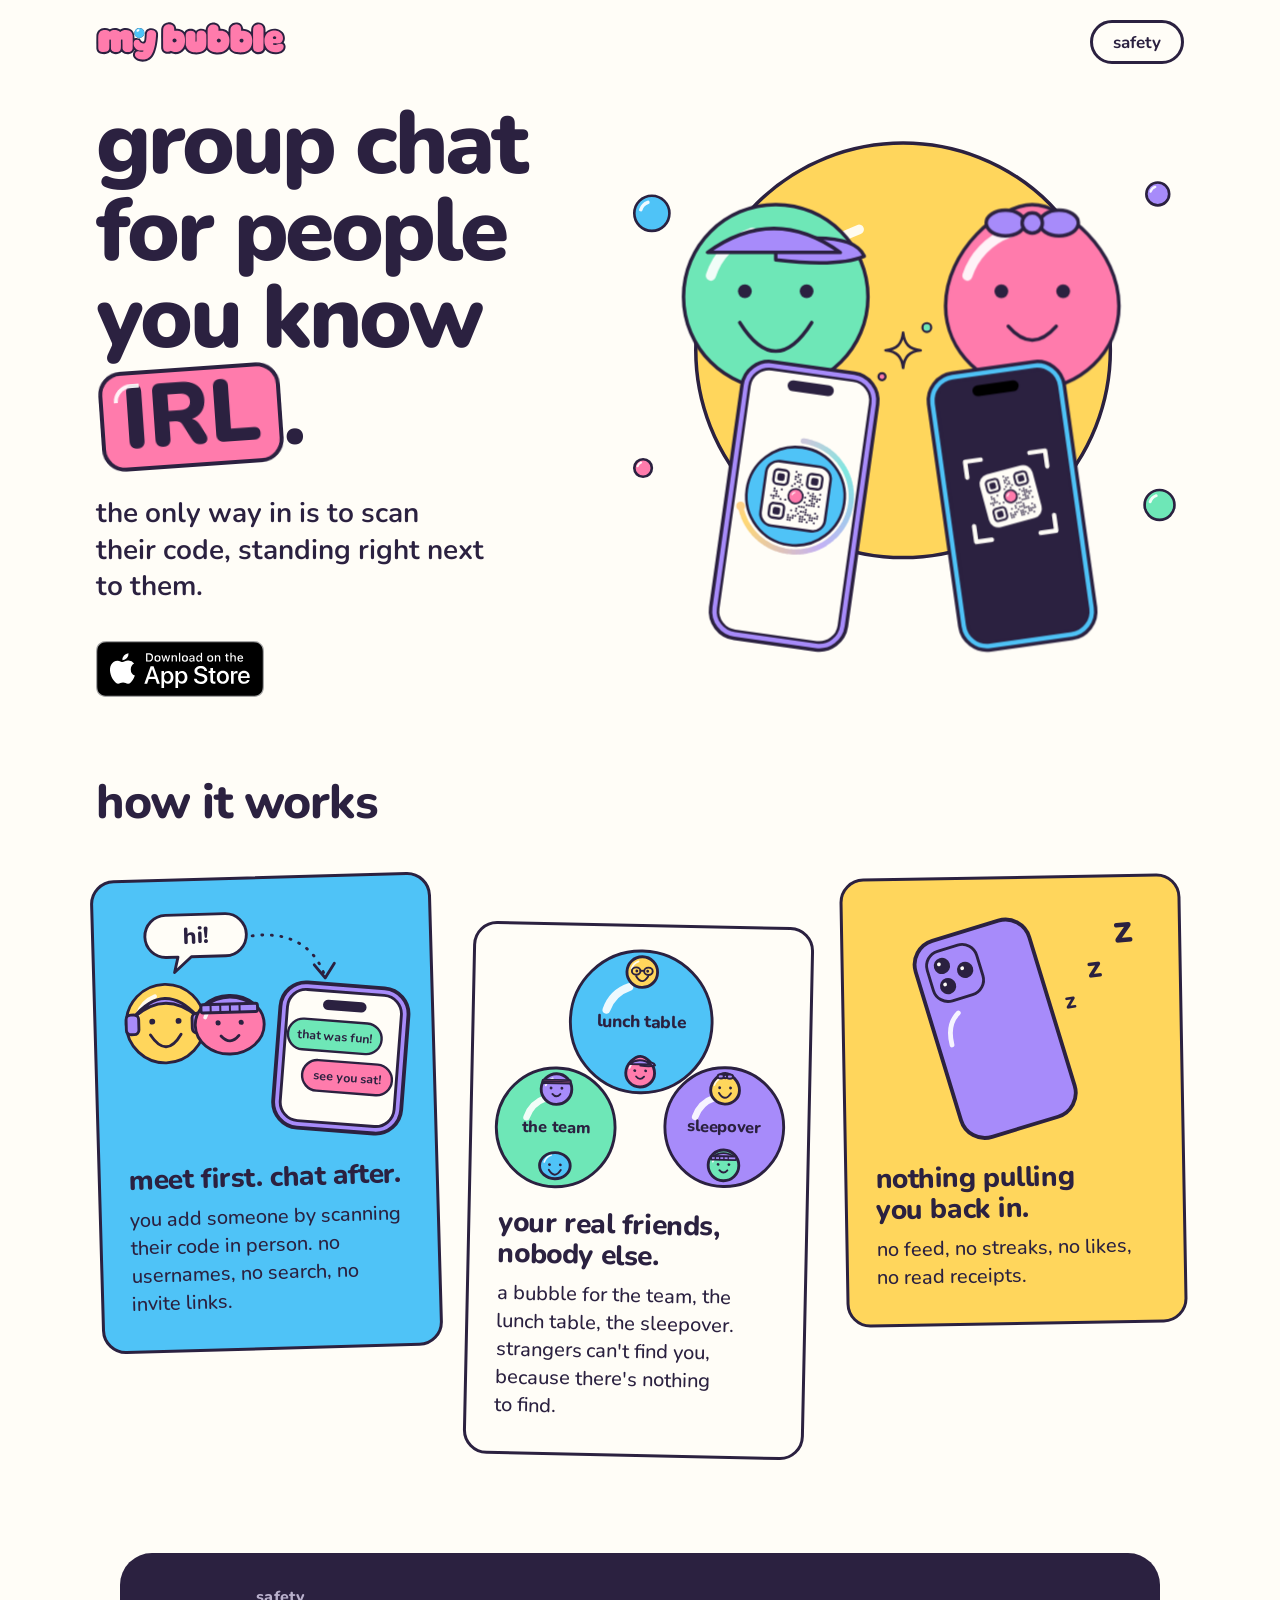
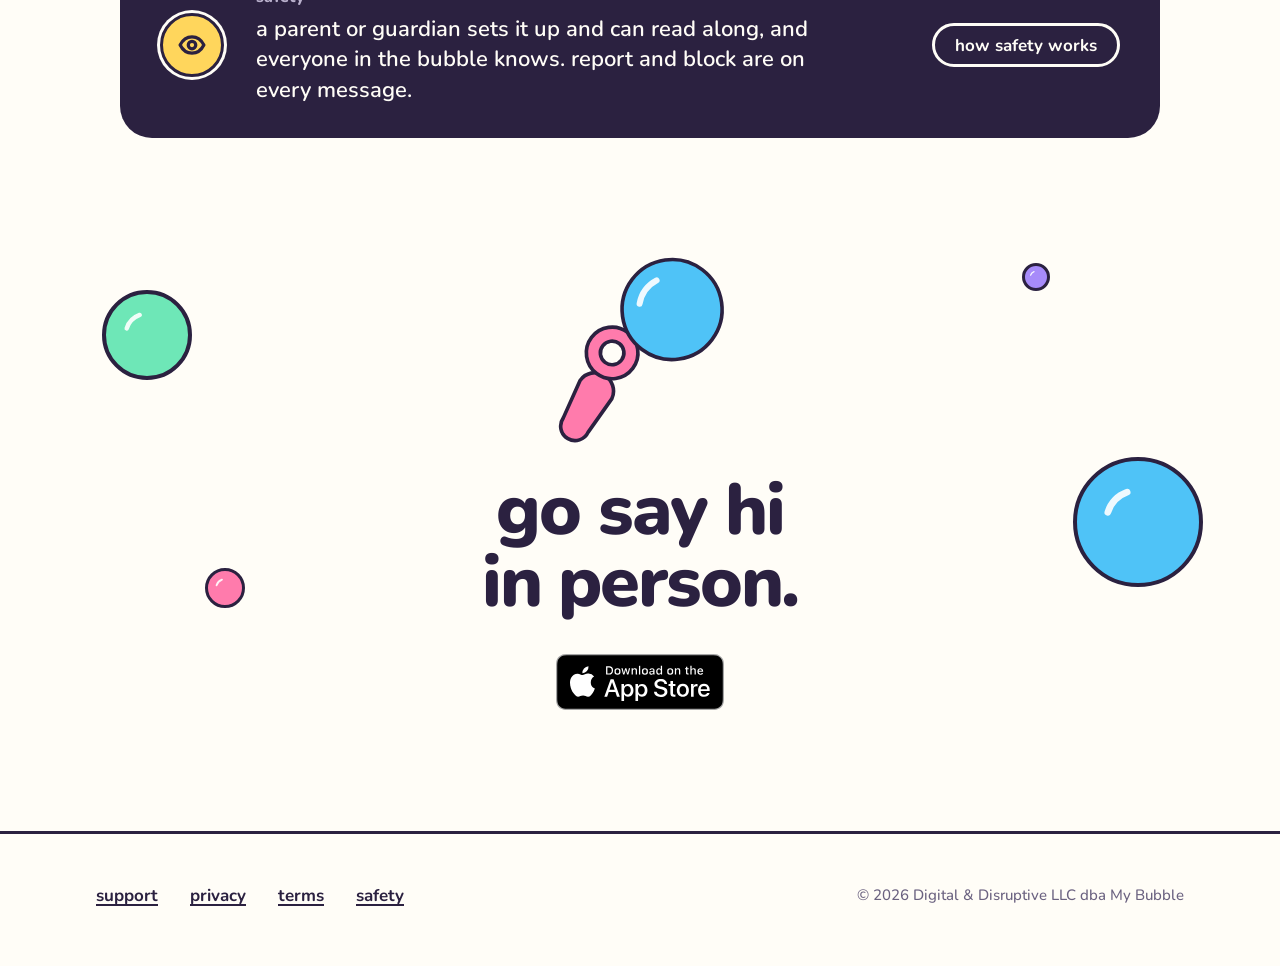
<file: index.html>
<!DOCTYPE html>
<html lang="en">
<head>
<meta charset="utf-8">
<meta name="viewport" content="width=device-width, initial-scale=1">
<title>My Bubble — group chat for people you know IRL</title>
<meta name="description" content="My Bubble is group chat for people you know IRL. The only way in is to scan their code, standing right next to them. No usernames, no search.">
<meta name="apple-itunes-app" content="app-id=6811229586">
<meta name="theme-color" content="#FFFDF7">
<link rel="canonical" href="https://mybubble.chat/">
<meta property="og:type" content="website">
<meta property="og:site_name" content="My Bubble">
<meta property="og:title" content="My Bubble — group chat for people you know IRL">
<meta property="og:description" content="My Bubble is group chat for people you know IRL. The only way in is to scan their code, standing right next to them. No usernames, no search.">
<meta property="og:url" content="https://mybubble.chat/">
<meta property="og:image" content="https://mybubble.chat/assets/og.png?v=2">
<meta property="og:image:type" content="image/png">
<meta property="og:image:width" content="1200">
<meta property="og:image:height" content="630">
<meta property="og:image:alt" content="The my bubble wordmark, two smiling bubble-people side by side, and the line: group chat for people you know IRL.">
<meta name="twitter:card" content="summary_large_image">
<link rel="icon" type="image/png" sizes="32x32" href="assets/icon-32.png">
<link rel="icon" type="image/png" sizes="192x192" href="assets/icon-192.png">
<link rel="apple-touch-icon" href="assets/apple-touch-icon.png">
<link rel="stylesheet" href="style.css">
</head>
<body class="home">

<header class="site-head">
  <a class="brand" href="./"><img class="brand-wordmark" src="assets/wordmark.svg" alt="My Bubble" width="200" height="42"></a>
  <a class="pill" href="safety/">safety</a>
</header>

<main>

  <section class="hero" aria-labelledby="top-title">
    <div class="hero-inner">
      <div class="hero-copy">
        <h1 id="top-title">group chat for people you know <span class="irl">IRL</span>.</h1>
        <p class="hero-sub">the only way in is to scan their code, standing right next to them.</p>
        <a class="store" href="https://apps.apple.com/us/app/my-bubble-chat/id6811229586">
          <img src="assets/app-store-badge.svg" alt="Download on the App Store" width="168" height="56">
        </a>
      </div>
      <div class="hero-art" role="img" aria-label="Two bubble-people standing side by side. One holds up a phone showing a code, and the other points their phone's camera at it.">
        <svg viewBox="0 -48 640 608" xmlns="http://www.w3.org/2000/svg" aria-hidden="true" focusable="false"><circle cx="320" cy="196" r="236" fill="#FFD65C" stroke="#2B2140" stroke-width="4"/><path d="M180.8 150.8 A146.4144 146.4144 0 0 1 269.9 58.4" fill="none" stroke="#fff" stroke-opacity=".9" stroke-width="11" stroke-linecap="round"/><g class="float" style="animation-delay:0s"><circle cx="34" cy="40" r="20" fill="#4FC3F7" stroke="#2B2140" stroke-width="3"/><path d="M21.4 35.9 A13.200000000000001 13.200000000000001 0 0 1 29.5 27.6" fill="none" stroke="#fff" stroke-opacity=".9" stroke-width="4" stroke-linecap="round"/></g><g class="float" style="animation-delay:-1.3s"><circle cx="610" cy="18" r="13" fill="#A78BFA" stroke="#2B2140" stroke-width="3"/><path d="M601.8 15.3 A8.58 8.58 0 0 1 607.1 9.9" fill="none" stroke="#fff" stroke-opacity=".9" stroke-width="2.6" stroke-linecap="round"/></g><g class="float" style="animation-delay:-2.2s"><circle cx="612" cy="372" r="17" fill="#6EE7B7" stroke="#2B2140" stroke-width="3"/><path d="M601.3 368.5 A11.22 11.22 0 0 1 608.2 361.5" fill="none" stroke="#fff" stroke-opacity=".9" stroke-width="3.4000000000000004" stroke-linecap="round"/></g><g class="float" style="animation-delay:-0.7s"><circle cx="24" cy="330" r="10" fill="#FF7BAC" stroke="#2B2140" stroke-width="3"/><path d="M17.7 328.0 A6.6000000000000005 6.6000000000000005 0 0 1 21.7 323.8" fill="none" stroke="#fff" stroke-opacity=".9" stroke-width="2.5" stroke-linecap="round"/></g><g class="grp grp-l"><svg x="70" y="30" width="210" height="210" viewBox="0 0 100 100" overflow="visible"><path d="M0 50 C0 22.39 22.39 0 50 0 C77.62 0 100 22.39 100 50 C100 77.62 77.62 100 50 100 C22.39 100 0 77.62 0 50 Z" fill="#6EE7B7"/><path d="M14.81 38.57 A37 37 0 0 1 37.35 15.23" fill="none" stroke="#fff" stroke-opacity=".9" stroke-width="5.5" stroke-linecap="round"/><path d="M0 50 C0 22.39 22.39 0 50 0 C77.62 0 100 22.39 100 50 C100 77.62 77.62 100 50 100 C22.39 100 0 77.62 0 50 Z" fill="none" stroke="#2B2140" stroke-width="1.9"/><circle cx="33.25" cy="47" r="3.75" fill="#2B2140"/><circle cx="66.75" cy="47" r="3.75" fill="#2B2140"/><path d="M30.5 64 Q50 95 69.5 64" fill="none" stroke="#2B2140" stroke-width="1.9" stroke-linecap="round" stroke-linejoin="round"/><path d="M50 20 Q92 14 98 28 Q84 34 50 30 Z" fill="#A78BFA" fill-rule="nonzero" stroke="#2B2140" stroke-width="1.9" stroke-linecap="round" stroke-linejoin="round"/><path d="M13 26 Q49 0 85 26 Z" fill="#A78BFA" fill-rule="nonzero" stroke="#2B2140" stroke-width="1.9" stroke-linecap="round" stroke-linejoin="round"/></svg><g transform="rotate(8 196 373)"><rect x="118" y="214" width="156" height="318" rx="31.200000000000003" fill="#A78BFA" stroke="#2B2140" stroke-width="4"/><rect x="126.58" y="222.58" width="138.84" height="300.84" rx="22.620000000000005" fill="#FFFDF7" stroke="#2B2140" stroke-width="3"/><rect x="169.48" y="231.58" width="53.040000000000006" height="12.48" rx="6.24" fill="#2B2140"/><svg x="124" y="290" overflow="visible" width="144" height="144" viewBox="0 0 144 144"><defs><clipPath id="mbc1"><circle cx="72" cy="72" r="56"/></clipPath></defs><circle cx="72" cy="72" r="56" fill="#4FC3F7"/><g clip-path="url(#mbc1)"></g><path d="M44.31 63 A29.12 29.12 0 0 1 62.04 44.64" fill="none" stroke="#fff" stroke-opacity=".9" stroke-width="6.16" stroke-linecap="round"/><circle cx="72" cy="72" r="56" fill="none" stroke="#2B2140" stroke-width="3"/><path d="M72 8.5 A63.5 63.5 0 0 1 77.09 8.7" fill="none" stroke="#cbc8dc" stroke-width="6"/><path d="M76.43 8.65 A63.5 63.5 0 0 1 81.5 9.21" fill="none" stroke="#c6cbdc" stroke-width="6"/><path d="M80.84 9.12 A63.5 63.5 0 0 1 85.85 10.03" fill="none" stroke="#c0cddc" stroke-width="6"/><path d="M85.2 9.89 A63.5 63.5 0 0 1 90.14 11.15" fill="none" stroke="#bacfdd" stroke-width="6"/><path d="M89.5 10.96 A63.5 63.5 0 0 1 94.34 12.56" fill="none" stroke="#b4d2dd" stroke-width="6"/><path d="M93.72 12.33 A63.5 63.5 0 0 1 98.43 14.26" fill="none" stroke="#afd4dd" stroke-width="6"/><path d="M97.83 13.99 A63.5 63.5 0 0 1 102.4 16.25" fill="none" stroke="#a9d6de" stroke-width="6"/><path d="M101.81 15.93 A63.5 63.5 0 0 1 106.21 18.5" fill="none" stroke="#a3d9de" stroke-width="6"/><path d="M105.65 18.15 A63.5 63.5 0 0 1 109.86 21.02" fill="none" stroke="#9edbde" stroke-width="6"/><path d="M109.32 20.63 A63.5 63.5 0 0 1 113.32 23.79" fill="none" stroke="#98dddf" stroke-width="6"/><path d="M112.82 23.36 A63.5 63.5 0 0 1 116.59 26.79" fill="none" stroke="#92e0df" stroke-width="6"/><path d="M116.11 26.32 A63.5 63.5 0 0 1 119.63 30.01" fill="none" stroke="#8ce2df" stroke-width="6"/><path d="M119.19 29.51 A63.5 63.5 0 0 1 122.45 33.43" fill="none" stroke="#87e4e0" stroke-width="6"/><path d="M122.04 32.91 A63.5 63.5 0 0 1 125.01 37.04" fill="none" stroke="#81e7e0" stroke-width="6"/><path d="M124.64 36.49 A63.5 63.5 0 0 1 127.32 40.83" fill="none" stroke="#80e7e0" stroke-width="6"/><path d="M126.99 40.25 A63.5 63.5 0 0 1 129.36 44.76" fill="none" stroke="#83e4e1" stroke-width="6"/><path d="M129.07 44.16 A63.5 63.5 0 0 1 131.12 48.83" fill="none" stroke="#86e2e2" stroke-width="6"/><path d="M130.88 48.21 A63.5 63.5 0 0 1 132.59 53.01" fill="none" stroke="#89dfe3" stroke-width="6"/><path d="M132.39 52.38 A63.5 63.5 0 0 1 133.77 57.28" fill="none" stroke="#8cdde4" stroke-width="6"/><path d="M133.61 56.64 A63.5 63.5 0 0 1 134.65 61.63" fill="none" stroke="#8fdbe5" stroke-width="6"/><path d="M134.54 60.97 A63.5 63.5 0 0 1 135.22 66.02" fill="none" stroke="#92d8e6" stroke-width="6"/><path d="M135.15 65.36 A63.5 63.5 0 0 1 135.48 70.45" fill="none" stroke="#95d6e7" stroke-width="6"/><path d="M135.46 69.78 A63.5 63.5 0 0 1 135.43 74.88" fill="none" stroke="#98d3e8" stroke-width="6"/><path d="M135.46 74.22 A63.5 63.5 0 0 1 135.08 79.3" fill="none" stroke="#9bd1e9" stroke-width="6"/><path d="M135.15 78.64 A63.5 63.5 0 0 1 134.42 83.68" fill="none" stroke="#9eceea" stroke-width="6"/><path d="M134.54 83.03 A63.5 63.5 0 0 1 133.45 88.01" fill="none" stroke="#a1cceb" stroke-width="6"/><path d="M133.61 87.36 A63.5 63.5 0 0 1 132.18 92.25" fill="none" stroke="#a4c9ec" stroke-width="6"/><path d="M132.39 91.62 A63.5 63.5 0 0 1 130.62 96.4" fill="none" stroke="#a7c7ed" stroke-width="6"/><path d="M130.88 95.79 A63.5 63.5 0 0 1 128.78 100.43" fill="none" stroke="#aac5ee" stroke-width="6"/><path d="M129.07 99.84 A63.5 63.5 0 0 1 126.66 104.32" fill="none" stroke="#aec2ee" stroke-width="6"/><path d="M126.99 103.75 A63.5 63.5 0 0 1 124.27 108.06" fill="none" stroke="#b1c0ef" stroke-width="6"/><path d="M124.64 107.51 A63.5 63.5 0 0 1 121.63 111.62" fill="none" stroke="#b4bdf0" stroke-width="6"/><path d="M122.04 111.09 A63.5 63.5 0 0 1 118.74 114.98" fill="none" stroke="#b7bbf1" stroke-width="6"/><path d="M119.19 114.49 A63.5 63.5 0 0 1 115.63 118.14" fill="none" stroke="#bab8f2" stroke-width="6"/><path d="M116.11 117.68 A63.5 63.5 0 0 1 112.31 121.07" fill="none" stroke="#bdb6f3" stroke-width="6"/><path d="M112.82 120.64 A63.5 63.5 0 0 1 108.78 123.76" fill="none" stroke="#c0b3f4" stroke-width="6"/><path d="M109.32 123.37 A63.5 63.5 0 0 1 105.08 126.2" fill="none" stroke="#c3b1f5" stroke-width="6"/><path d="M105.65 125.85 A63.5 63.5 0 0 1 101.22 128.38" fill="none" stroke="#c6b3ef" stroke-width="6"/><path d="M101.81 128.07 A63.5 63.5 0 0 1 97.22 130.28" fill="none" stroke="#c8b4e9" stroke-width="6"/><path d="M97.83 130.01 A63.5 63.5 0 0 1 93.09 131.89" fill="none" stroke="#cbb6e4" stroke-width="6"/><path d="M93.72 131.67 A63.5 63.5 0 0 1 88.86 133.22" fill="none" stroke="#ceb8de" stroke-width="6"/><path d="M89.5 133.04 A63.5 63.5 0 0 1 84.55 134.25" fill="none" stroke="#d0bad8" stroke-width="6"/><path d="M85.2 134.11 A63.5 63.5 0 0 1 80.18 134.97" fill="none" stroke="#d3bbd2" stroke-width="6"/><path d="M80.84 134.88 A63.5 63.5 0 0 1 75.77 135.39" fill="none" stroke="#d6bdcd" stroke-width="6"/><path d="M76.43 135.35 A63.5 63.5 0 0 1 71.34 135.5" fill="none" stroke="#d8bfc7" stroke-width="6"/><path d="M72 135.5 A63.5 63.5 0 0 1 66.91 135.3" fill="none" stroke="#dbc1c1" stroke-width="6"/><path d="M67.57 135.35 A63.5 63.5 0 0 1 62.5 134.79" fill="none" stroke="#dec2bb" stroke-width="6"/><path d="M63.16 134.88 A63.5 63.5 0 0 1 58.15 133.97" fill="none" stroke="#e0c4b5" stroke-width="6"/><path d="M58.8 134.11 A63.5 63.5 0 0 1 53.86 132.85" fill="none" stroke="#e3c6b0" stroke-width="6"/><path d="M54.5 133.04 A63.5 63.5 0 0 1 49.66 131.44" fill="none" stroke="#e6c8aa" stroke-width="6"/><path d="M50.28 131.67 A63.5 63.5 0 0 1 45.57 129.74" fill="none" stroke="#e8c9a4" stroke-width="6"/><path d="M46.17 130.01 A63.5 63.5 0 0 1 41.6 127.75" fill="none" stroke="#ebcb9e" stroke-width="6"/><path d="M42.19 128.07 A63.5 63.5 0 0 1 37.79 125.5" fill="none" stroke="#eecd99" stroke-width="6"/><path d="M38.35 125.85 A63.5 63.5 0 0 1 34.14 122.98" fill="none" stroke="#f0ce93" stroke-width="6"/><path d="M34.68 123.37 A63.5 63.5 0 0 1 30.68 120.21" fill="none" stroke="#f3d08d" stroke-width="6"/><path d="M31.18 120.64 A63.5 63.5 0 0 1 27.41 117.21" fill="none" stroke="#f6d287" stroke-width="6"/><path d="M27.89 117.68 A63.5 63.5 0 0 1 24.37 113.99" fill="none" stroke="#f8d481" stroke-width="6"/><path d="M24.81 114.49 A63.5 63.5 0 0 1 21.55 110.57" fill="none" stroke="#fbd57c" stroke-width="6"/><path d="M21.96 111.09 A63.5 63.5 0 0 1 18.99 106.96" fill="none" stroke="#fed776" stroke-width="6"/><path d="M19.36 107.51 A63.5 63.5 0 0 1 16.68 103.17" fill="none" stroke="#ffd775" stroke-width="6"/><path d="M17.01 103.75 A63.5 63.5 0 0 1 14.64 99.24" fill="none" stroke="#ffd67a" stroke-width="6"/><path d="M14.93 99.84 A63.5 63.5 0 0 1 12.88 95.17" fill="none" stroke="#ffd47e" stroke-width="6"/><path d="M13.12 95.79 A63.5 63.5 0 0 1 11.41 90.99" fill="none" stroke="#ffd283" stroke-width="6"/><circle cx="72" cy="8.5" r="3" fill="#cbc8dc"/><circle cx="11.61" cy="91.62" r="5" fill="#ffd187"/></svg><rect x="159" y="325" width="74" height="74" rx="14" fill="#FFFDF7" stroke="#2B2140" stroke-width="3"/><svg x="167" y="333" width="58" height="58" overflow="visible"><svg viewBox="0 0 58 58"><rect x="25.13" y="0.28" width="2.21" height="2.21" rx="0.83" fill="#2B2140"/><rect x="27.9" y="3.04" width="2.21" height="2.21" rx="0.83" fill="#2B2140"/><rect x="30.66" y="3.04" width="2.21" height="2.21" rx="0.83" fill="#2B2140"/><rect x="25.13" y="5.8" width="2.21" height="2.21" rx="0.83" fill="#2B2140"/><rect x="27.9" y="5.8" width="2.21" height="2.21" rx="0.83" fill="#2B2140"/><rect x="25.13" y="8.56" width="2.21" height="2.21" rx="0.83" fill="#2B2140"/><rect x="30.66" y="8.56" width="2.21" height="2.21" rx="0.83" fill="#2B2140"/><rect x="27.9" y="11.32" width="2.21" height="2.21" rx="0.83" fill="#2B2140"/><rect x="30.66" y="11.32" width="2.21" height="2.21" rx="0.83" fill="#2B2140"/><rect x="25.13" y="14.09" width="2.21" height="2.21" rx="0.83" fill="#2B2140"/><rect x="33.42" y="14.09" width="2.21" height="2.21" rx="0.83" fill="#2B2140"/><rect x="22.37" y="16.85" width="2.21" height="2.21" rx="0.83" fill="#2B2140"/><rect x="30.66" y="16.85" width="2.21" height="2.21" rx="0.83" fill="#2B2140"/><rect x="3.04" y="22.37" width="2.21" height="2.21" rx="0.83" fill="#2B2140"/><rect x="11.32" y="22.37" width="2.21" height="2.21" rx="0.83" fill="#2B2140"/><rect x="41.7" y="22.37" width="2.21" height="2.21" rx="0.83" fill="#2B2140"/><rect x="47.23" y="22.37" width="2.21" height="2.21" rx="0.83" fill="#2B2140"/><rect x="55.51" y="22.37" width="2.21" height="2.21" rx="0.83" fill="#2B2140"/><rect x="3.04" y="25.13" width="2.21" height="2.21" rx="0.83" fill="#2B2140"/><rect x="5.8" y="25.13" width="2.21" height="2.21" rx="0.83" fill="#2B2140"/><rect x="44.47" y="25.13" width="2.21" height="2.21" rx="0.83" fill="#2B2140"/><rect x="47.23" y="25.13" width="2.21" height="2.21" rx="0.83" fill="#2B2140"/><rect x="49.99" y="25.13" width="2.21" height="2.21" rx="0.83" fill="#2B2140"/><rect x="5.8" y="27.9" width="2.21" height="2.21" rx="0.83" fill="#2B2140"/><rect x="38.94" y="27.9" width="2.21" height="2.21" rx="0.83" fill="#2B2140"/><rect x="47.23" y="27.9" width="2.21" height="2.21" rx="0.83" fill="#2B2140"/><rect x="49.99" y="27.9" width="2.21" height="2.21" rx="0.83" fill="#2B2140"/><rect x="52.75" y="27.9" width="2.21" height="2.21" rx="0.83" fill="#2B2140"/><rect x="55.51" y="27.9" width="2.21" height="2.21" rx="0.83" fill="#2B2140"/><rect x="0.28" y="30.66" width="2.21" height="2.21" rx="0.83" fill="#2B2140"/><rect x="3.04" y="30.66" width="2.21" height="2.21" rx="0.83" fill="#2B2140"/><rect x="5.8" y="30.66" width="2.21" height="2.21" rx="0.83" fill="#2B2140"/><rect x="8.56" y="30.66" width="2.21" height="2.21" rx="0.83" fill="#2B2140"/><rect x="44.47" y="30.66" width="2.21" height="2.21" rx="0.83" fill="#2B2140"/><rect x="47.23" y="30.66" width="2.21" height="2.21" rx="0.83" fill="#2B2140"/><rect x="52.75" y="30.66" width="2.21" height="2.21" rx="0.83" fill="#2B2140"/><rect x="3.04" y="33.42" width="2.21" height="2.21" rx="0.83" fill="#2B2140"/><rect x="11.32" y="33.42" width="2.21" height="2.21" rx="0.83" fill="#2B2140"/><rect x="16.85" y="33.42" width="2.21" height="2.21" rx="0.83" fill="#2B2140"/><rect x="38.94" y="33.42" width="2.21" height="2.21" rx="0.83" fill="#2B2140"/><rect x="47.23" y="33.42" width="2.21" height="2.21" rx="0.83" fill="#2B2140"/><rect x="49.99" y="33.42" width="2.21" height="2.21" rx="0.83" fill="#2B2140"/><rect x="41.7" y="36.18" width="2.21" height="2.21" rx="0.83" fill="#2B2140"/><rect x="44.47" y="36.18" width="2.21" height="2.21" rx="0.83" fill="#2B2140"/><rect x="47.23" y="36.18" width="2.21" height="2.21" rx="0.83" fill="#2B2140"/><rect x="49.99" y="36.18" width="2.21" height="2.21" rx="0.83" fill="#2B2140"/><rect x="55.51" y="36.18" width="2.21" height="2.21" rx="0.83" fill="#2B2140"/><rect x="33.42" y="38.94" width="2.21" height="2.21" rx="0.83" fill="#2B2140"/><rect x="36.18" y="38.94" width="2.21" height="2.21" rx="0.83" fill="#2B2140"/><rect x="38.94" y="38.94" width="2.21" height="2.21" rx="0.83" fill="#2B2140"/><rect x="30.66" y="41.7" width="2.21" height="2.21" rx="0.83" fill="#2B2140"/><rect x="41.7" y="41.7" width="2.21" height="2.21" rx="0.83" fill="#2B2140"/><rect x="25.13" y="44.47" width="2.21" height="2.21" rx="0.83" fill="#2B2140"/><rect x="30.66" y="44.47" width="2.21" height="2.21" rx="0.83" fill="#2B2140"/><rect x="36.18" y="44.47" width="2.21" height="2.21" rx="0.83" fill="#2B2140"/><rect x="38.94" y="44.47" width="2.21" height="2.21" rx="0.83" fill="#2B2140"/><rect x="41.7" y="44.47" width="2.21" height="2.21" rx="0.83" fill="#2B2140"/><rect x="52.75" y="44.47" width="2.21" height="2.21" rx="0.83" fill="#2B2140"/><rect x="33.42" y="47.23" width="2.21" height="2.21" rx="0.83" fill="#2B2140"/><rect x="41.7" y="47.23" width="2.21" height="2.21" rx="0.83" fill="#2B2140"/><rect x="44.47" y="47.23" width="2.21" height="2.21" rx="0.83" fill="#2B2140"/><rect x="47.23" y="47.23" width="2.21" height="2.21" rx="0.83" fill="#2B2140"/><rect x="55.51" y="47.23" width="2.21" height="2.21" rx="0.83" fill="#2B2140"/><rect x="22.37" y="49.99" width="2.21" height="2.21" rx="0.83" fill="#2B2140"/><rect x="27.9" y="49.99" width="2.21" height="2.21" rx="0.83" fill="#2B2140"/><rect x="30.66" y="49.99" width="2.21" height="2.21" rx="0.83" fill="#2B2140"/><rect x="36.18" y="49.99" width="2.21" height="2.21" rx="0.83" fill="#2B2140"/><rect x="38.94" y="49.99" width="2.21" height="2.21" rx="0.83" fill="#2B2140"/><rect x="47.23" y="49.99" width="2.21" height="2.21" rx="0.83" fill="#2B2140"/><rect x="49.99" y="49.99" width="2.21" height="2.21" rx="0.83" fill="#2B2140"/><rect x="52.75" y="49.99" width="2.21" height="2.21" rx="0.83" fill="#2B2140"/><rect x="55.51" y="49.99" width="2.21" height="2.21" rx="0.83" fill="#2B2140"/><rect x="22.37" y="52.75" width="2.21" height="2.21" rx="0.83" fill="#2B2140"/><rect x="25.13" y="52.75" width="2.21" height="2.21" rx="0.83" fill="#2B2140"/><rect x="27.9" y="52.75" width="2.21" height="2.21" rx="0.83" fill="#2B2140"/><rect x="36.18" y="52.75" width="2.21" height="2.21" rx="0.83" fill="#2B2140"/><rect x="38.94" y="52.75" width="2.21" height="2.21" rx="0.83" fill="#2B2140"/><rect x="41.7" y="52.75" width="2.21" height="2.21" rx="0.83" fill="#2B2140"/><rect x="47.23" y="52.75" width="2.21" height="2.21" rx="0.83" fill="#2B2140"/><rect x="49.99" y="52.75" width="2.21" height="2.21" rx="0.83" fill="#2B2140"/><rect x="22.37" y="55.51" width="2.21" height="2.21" rx="0.83" fill="#2B2140"/><rect x="25.13" y="55.51" width="2.21" height="2.21" rx="0.83" fill="#2B2140"/><rect x="36.18" y="55.51" width="2.21" height="2.21" rx="0.83" fill="#2B2140"/><rect x="38.94" y="55.51" width="2.21" height="2.21" rx="0.83" fill="#2B2140"/><rect x="44.47" y="55.51" width="2.21" height="2.21" rx="0.83" fill="#2B2140"/><rect x="52.75" y="55.51" width="2.21" height="2.21" rx="0.83" fill="#2B2140"/><rect x="1.38" y="1.38" width="16.57" height="16.57" rx="4.42" fill="none" stroke="#2B2140" stroke-width="2.76"/><rect x="5.52" y="5.52" width="8.29" height="8.29" rx="2.21" fill="#2B2140"/><rect x="40.05" y="1.38" width="16.57" height="16.57" rx="4.42" fill="none" stroke="#2B2140" stroke-width="2.76"/><rect x="44.19" y="5.52" width="8.29" height="8.29" rx="2.21" fill="#2B2140"/><rect x="1.38" y="40.05" width="16.57" height="16.57" rx="4.42" fill="none" stroke="#2B2140" stroke-width="2.76"/><rect x="5.52" y="44.19" width="8.29" height="8.29" rx="2.21" fill="#2B2140"/><g transform="translate(20.71 20.71)"><svg width="16.57" height="16.57" viewBox="0 0 16.57 16.57" ><defs><clipPath id="mbc2"><circle cx="8.285714285714285" cy="8.285714285714285" r="8.285714285714285"/></clipPath></defs><circle cx="8.285714285714285" cy="8.285714285714285" r="8.285714285714285" fill="#FF7BAC"/><g clip-path="url(#mbc2)"></g><path d="M4.19 6.95 A4.31 4.31 0 0 1 6.81 4.24" fill="none" stroke="#fff" stroke-opacity=".9" stroke-width="1.5" stroke-linecap="round"/><circle cx="8.285714285714285" cy="8.285714285714285" r="8.285714285714285" fill="none" stroke="#2B2140" stroke-width="2"/></svg></g></svg></svg></g></g><g class="grp grp-r"><svg x="362" y="30" width="210" height="210" viewBox="0 0 100 100" overflow="visible"><path d="M3 55 C3 24.62 32.35 0 50 0 C67.65 0 97 24.62 97 55 C97 79.85 75.96 100 50 100 C24.04 100 3 79.85 3 55 Z" fill="#FF7BAC"/><path d="M14.81 38.57 A37 37 0 0 1 37.35 15.23" fill="none" stroke="#fff" stroke-opacity=".9" stroke-width="5.5" stroke-linecap="round"/><path d="M3 55 C3 24.62 32.35 0 50 0 C67.65 0 97 24.62 97 55 C97 79.85 75.96 100 50 100 C24.04 100 3 79.85 3 55 Z" fill="none" stroke="#2B2140" stroke-width="1.9"/><circle cx="33.25" cy="47" r="3.75" fill="#2B2140"/><circle cx="66.75" cy="47" r="3.75" fill="#2B2140"/><path d="M37 66 Q50 81 63 66" fill="none" stroke="#2B2140" stroke-width="1.9" stroke-linecap="round" stroke-linejoin="round"/><path d="M25 10 A10.5 7 0 1 0 46 10 A10.5 7 0 1 0 25 10 ZM54 10 A10.5 7 0 1 0 75 10 A10.5 7 0 1 0 54 10 Z" fill="#A78BFA" fill-rule="nonzero" stroke="#2B2140" stroke-width="1.9" stroke-linecap="round" stroke-linejoin="round"/><path d="M44.5 10 A5.5 5.5 0 1 0 55.5 10 A5.5 5.5 0 1 0 44.5 10 Z" fill="#A78BFA" fill-rule="nonzero" stroke="#2B2140" stroke-width="1.9" stroke-linecap="round" stroke-linejoin="round"/></svg><g transform="rotate(-8 444 373)"><rect x="366" y="214" width="156" height="318" rx="31.200000000000003" fill="#4FC3F7" stroke="#2B2140" stroke-width="4"/><rect x="374.58" y="222.58" width="138.84" height="300.84" rx="22.620000000000005" fill="#2B2140" stroke="#2B2140" stroke-width="3"/><rect x="417.48" y="231.58" width="53.040000000000006" height="12.48" rx="6.24" fill="#000"/><g transform="rotate(-7 444 362)"><rect x="413" y="331" width="62" height="62" rx="11" fill="#FFFDF7"/><svg x="419" y="337" width="50" height="50" overflow="visible"><svg viewBox="0 0 50 50"><rect x="21.67" y="0.24" width="1.9" height="1.9" rx="0.71" fill="#2B2140"/><rect x="24.05" y="2.62" width="1.9" height="1.9" rx="0.71" fill="#2B2140"/><rect x="26.43" y="2.62" width="1.9" height="1.9" rx="0.71" fill="#2B2140"/><rect x="21.67" y="5" width="1.9" height="1.9" rx="0.71" fill="#2B2140"/><rect x="24.05" y="5" width="1.9" height="1.9" rx="0.71" fill="#2B2140"/><rect x="21.67" y="7.38" width="1.9" height="1.9" rx="0.71" fill="#2B2140"/><rect x="26.43" y="7.38" width="1.9" height="1.9" rx="0.71" fill="#2B2140"/><rect x="24.05" y="9.76" width="1.9" height="1.9" rx="0.71" fill="#2B2140"/><rect x="26.43" y="9.76" width="1.9" height="1.9" rx="0.71" fill="#2B2140"/><rect x="21.67" y="12.14" width="1.9" height="1.9" rx="0.71" fill="#2B2140"/><rect x="28.81" y="12.14" width="1.9" height="1.9" rx="0.71" fill="#2B2140"/><rect x="19.29" y="14.52" width="1.9" height="1.9" rx="0.71" fill="#2B2140"/><rect x="26.43" y="14.52" width="1.9" height="1.9" rx="0.71" fill="#2B2140"/><rect x="2.62" y="19.29" width="1.9" height="1.9" rx="0.71" fill="#2B2140"/><rect x="9.76" y="19.29" width="1.9" height="1.9" rx="0.71" fill="#2B2140"/><rect x="35.95" y="19.29" width="1.9" height="1.9" rx="0.71" fill="#2B2140"/><rect x="40.71" y="19.29" width="1.9" height="1.9" rx="0.71" fill="#2B2140"/><rect x="47.86" y="19.29" width="1.9" height="1.9" rx="0.71" fill="#2B2140"/><rect x="2.62" y="21.67" width="1.9" height="1.9" rx="0.71" fill="#2B2140"/><rect x="5" y="21.67" width="1.9" height="1.9" rx="0.71" fill="#2B2140"/><rect x="38.33" y="21.67" width="1.9" height="1.9" rx="0.71" fill="#2B2140"/><rect x="40.71" y="21.67" width="1.9" height="1.9" rx="0.71" fill="#2B2140"/><rect x="43.1" y="21.67" width="1.9" height="1.9" rx="0.71" fill="#2B2140"/><rect x="5" y="24.05" width="1.9" height="1.9" rx="0.71" fill="#2B2140"/><rect x="33.57" y="24.05" width="1.9" height="1.9" rx="0.71" fill="#2B2140"/><rect x="40.71" y="24.05" width="1.9" height="1.9" rx="0.71" fill="#2B2140"/><rect x="43.1" y="24.05" width="1.9" height="1.9" rx="0.71" fill="#2B2140"/><rect x="45.48" y="24.05" width="1.9" height="1.9" rx="0.71" fill="#2B2140"/><rect x="47.86" y="24.05" width="1.9" height="1.9" rx="0.71" fill="#2B2140"/><rect x="0.24" y="26.43" width="1.9" height="1.9" rx="0.71" fill="#2B2140"/><rect x="2.62" y="26.43" width="1.9" height="1.9" rx="0.71" fill="#2B2140"/><rect x="5" y="26.43" width="1.9" height="1.9" rx="0.71" fill="#2B2140"/><rect x="7.38" y="26.43" width="1.9" height="1.9" rx="0.71" fill="#2B2140"/><rect x="38.33" y="26.43" width="1.9" height="1.9" rx="0.71" fill="#2B2140"/><rect x="40.71" y="26.43" width="1.9" height="1.9" rx="0.71" fill="#2B2140"/><rect x="45.48" y="26.43" width="1.9" height="1.9" rx="0.71" fill="#2B2140"/><rect x="2.62" y="28.81" width="1.9" height="1.9" rx="0.71" fill="#2B2140"/><rect x="9.76" y="28.81" width="1.9" height="1.9" rx="0.71" fill="#2B2140"/><rect x="14.52" y="28.81" width="1.9" height="1.9" rx="0.71" fill="#2B2140"/><rect x="33.57" y="28.81" width="1.9" height="1.9" rx="0.71" fill="#2B2140"/><rect x="40.71" y="28.81" width="1.9" height="1.9" rx="0.71" fill="#2B2140"/><rect x="43.1" y="28.81" width="1.9" height="1.9" rx="0.71" fill="#2B2140"/><rect x="35.95" y="31.19" width="1.9" height="1.9" rx="0.71" fill="#2B2140"/><rect x="38.33" y="31.19" width="1.9" height="1.9" rx="0.71" fill="#2B2140"/><rect x="40.71" y="31.19" width="1.9" height="1.9" rx="0.71" fill="#2B2140"/><rect x="43.1" y="31.19" width="1.9" height="1.9" rx="0.71" fill="#2B2140"/><rect x="47.86" y="31.19" width="1.9" height="1.9" rx="0.71" fill="#2B2140"/><rect x="28.81" y="33.57" width="1.9" height="1.9" rx="0.71" fill="#2B2140"/><rect x="31.19" y="33.57" width="1.9" height="1.9" rx="0.71" fill="#2B2140"/><rect x="33.57" y="33.57" width="1.9" height="1.9" rx="0.71" fill="#2B2140"/><rect x="26.43" y="35.95" width="1.9" height="1.9" rx="0.71" fill="#2B2140"/><rect x="35.95" y="35.95" width="1.9" height="1.9" rx="0.71" fill="#2B2140"/><rect x="21.67" y="38.33" width="1.9" height="1.9" rx="0.71" fill="#2B2140"/><rect x="26.43" y="38.33" width="1.9" height="1.9" rx="0.71" fill="#2B2140"/><rect x="31.19" y="38.33" width="1.9" height="1.9" rx="0.71" fill="#2B2140"/><rect x="33.57" y="38.33" width="1.9" height="1.9" rx="0.71" fill="#2B2140"/><rect x="35.95" y="38.33" width="1.9" height="1.9" rx="0.71" fill="#2B2140"/><rect x="45.48" y="38.33" width="1.9" height="1.9" rx="0.71" fill="#2B2140"/><rect x="28.81" y="40.71" width="1.9" height="1.9" rx="0.71" fill="#2B2140"/><rect x="35.95" y="40.71" width="1.9" height="1.9" rx="0.71" fill="#2B2140"/><rect x="38.33" y="40.71" width="1.9" height="1.9" rx="0.71" fill="#2B2140"/><rect x="40.71" y="40.71" width="1.9" height="1.9" rx="0.71" fill="#2B2140"/><rect x="47.86" y="40.71" width="1.9" height="1.9" rx="0.71" fill="#2B2140"/><rect x="19.29" y="43.1" width="1.9" height="1.9" rx="0.71" fill="#2B2140"/><rect x="24.05" y="43.1" width="1.9" height="1.9" rx="0.71" fill="#2B2140"/><rect x="26.43" y="43.1" width="1.9" height="1.9" rx="0.71" fill="#2B2140"/><rect x="31.19" y="43.1" width="1.9" height="1.9" rx="0.71" fill="#2B2140"/><rect x="33.57" y="43.1" width="1.9" height="1.9" rx="0.71" fill="#2B2140"/><rect x="40.71" y="43.1" width="1.9" height="1.9" rx="0.71" fill="#2B2140"/><rect x="43.1" y="43.1" width="1.9" height="1.9" rx="0.71" fill="#2B2140"/><rect x="45.48" y="43.1" width="1.9" height="1.9" rx="0.71" fill="#2B2140"/><rect x="47.86" y="43.1" width="1.9" height="1.9" rx="0.71" fill="#2B2140"/><rect x="19.29" y="45.48" width="1.9" height="1.9" rx="0.71" fill="#2B2140"/><rect x="21.67" y="45.48" width="1.9" height="1.9" rx="0.71" fill="#2B2140"/><rect x="24.05" y="45.48" width="1.9" height="1.9" rx="0.71" fill="#2B2140"/><rect x="31.19" y="45.48" width="1.9" height="1.9" rx="0.71" fill="#2B2140"/><rect x="33.57" y="45.48" width="1.9" height="1.9" rx="0.71" fill="#2B2140"/><rect x="35.95" y="45.48" width="1.9" height="1.9" rx="0.71" fill="#2B2140"/><rect x="40.71" y="45.48" width="1.9" height="1.9" rx="0.71" fill="#2B2140"/><rect x="43.1" y="45.48" width="1.9" height="1.9" rx="0.71" fill="#2B2140"/><rect x="19.29" y="47.86" width="1.9" height="1.9" rx="0.71" fill="#2B2140"/><rect x="21.67" y="47.86" width="1.9" height="1.9" rx="0.71" fill="#2B2140"/><rect x="31.19" y="47.86" width="1.9" height="1.9" rx="0.71" fill="#2B2140"/><rect x="33.57" y="47.86" width="1.9" height="1.9" rx="0.71" fill="#2B2140"/><rect x="38.33" y="47.86" width="1.9" height="1.9" rx="0.71" fill="#2B2140"/><rect x="45.48" y="47.86" width="1.9" height="1.9" rx="0.71" fill="#2B2140"/><rect x="1.19" y="1.19" width="14.29" height="14.29" rx="3.81" fill="none" stroke="#2B2140" stroke-width="2.38"/><rect x="4.76" y="4.76" width="7.14" height="7.14" rx="1.9" fill="#2B2140"/><rect x="34.52" y="1.19" width="14.29" height="14.29" rx="3.81" fill="none" stroke="#2B2140" stroke-width="2.38"/><rect x="38.1" y="4.76" width="7.14" height="7.14" rx="1.9" fill="#2B2140"/><rect x="1.19" y="34.52" width="14.29" height="14.29" rx="3.81" fill="none" stroke="#2B2140" stroke-width="2.38"/><rect x="4.76" y="38.1" width="7.14" height="7.14" rx="1.9" fill="#2B2140"/><g transform="translate(17.86 17.86)"><svg width="14.29" height="14.29" viewBox="0 0 14.29 14.29" ><defs><clipPath id="mbc3"><circle cx="7.142857142857142" cy="7.142857142857142" r="7.142857142857142"/></clipPath></defs><circle cx="7.142857142857142" cy="7.142857142857142" r="7.142857142857142" fill="#FF7BAC"/><g clip-path="url(#mbc3)"></g><path d="M3.61 6 A3.71 3.71 0 0 1 5.87 3.65" fill="none" stroke="#fff" stroke-opacity=".9" stroke-width="1.5" stroke-linecap="round"/><circle cx="7.142857142857142" cy="7.142857142857142" r="7.142857142857142" fill="none" stroke="#2B2140" stroke-width="2"/></svg></g></svg></svg></g><path class="brackets" d="M398 334 V316 H416 M490 334 V316 H472 M490 390 V408 H472 M398 390 V408 H416" fill="none" stroke="#FFFDF7" stroke-width="5" stroke-linecap="round" stroke-linejoin="round"/></g></g><g class="spark"><path d="M320 176 C321.4 189 327 194.6 340 196 C327 197.4 321.4 203 320 216 C318.6 203 313 197.4 300 196 C313 194.6 318.6 189 320 176 Z" fill="#FFD65C" stroke="#2B2140" stroke-width="3" stroke-linejoin="round"/><circle cx="347" cy="170" r="5" fill="#6EE7B7" stroke="#2B2140" stroke-width="2.5"/><circle cx="296" cy="226" r="4" fill="#FF7BAC" stroke="#2B2140" stroke-width="2.5"/></g></svg>
      </div>
    </div>
  </section>

  <section class="points" aria-labelledby="how-title">
    <div class="wrap">
      <h2 class="section-title" id="how-title">how it works</h2>
      <ul class="cards">
        <li class="card card-sky">
          <div class="card-art art"><svg viewBox="0 0 300 250" xmlns="http://www.w3.org/2000/svg" aria-hidden="true" focusable="false" overflow="visible"><path d="M50 10 H112 A22 22 0 0 1 112 54 H76 L58 70 L62 54 H50 A22 22 0 0 1 50 10 Z" fill="#FFFDF7" stroke="#2B2140" stroke-width="3" stroke-linejoin="round"/><text x="81" y="40" text-anchor="middle" font-size="24" font-weight="800" fill="#2B2140" class="t">hi!</text><svg x="6" y="82" width="82" height="82" viewBox="0 0 100 100" overflow="visible"><path d="M0 50 C0 22.39 22.39 0 50 0 C77.62 0 100 22.39 100 50 C100 77.62 77.62 100 50 100 C22.39 100 0 77.62 0 50 Z" fill="#FFD65C"/><path d="M14.81 38.57 A37 37 0 0 1 37.35 15.23" fill="none" stroke="#fff" stroke-opacity=".9" stroke-width="5.5" stroke-linecap="round"/><path d="M0 50 C0 22.39 22.39 0 50 0 C77.62 0 100 22.39 100 50 C100 77.62 77.62 100 50 100 C22.39 100 0 77.62 0 50 Z" fill="none" stroke="#2B2140" stroke-width="3.66"/><circle cx="33.25" cy="47" r="3.75" fill="#2B2140"/><circle cx="66.75" cy="47" r="3.75" fill="#2B2140"/><path d="M30.5 64 Q50 95 69.5 64" fill="none" stroke="#2B2140" stroke-width="3.66" stroke-linecap="round" stroke-linejoin="round"/><path d="M9 42 Q50 -6 91 42 Q50 6 9 42 Z" fill="#A78BFA" fill-rule="nonzero" stroke="#2B2140" stroke-width="3.66" stroke-linecap="round" stroke-linejoin="round"/><path d="M6 38 H10 A6 6 0 0 1 16 44 V57 A6 6 0 0 1 10 63 H6 A6 6 0 0 1 0 57 V44 A6 6 0 0 1 6 38 ZM90 38 H94 A6 6 0 0 1 100 44 V57 A6 6 0 0 1 94 63 H90 A6 6 0 0 1 84 57 V44 A6 6 0 0 1 90 38 Z" fill="#A78BFA" fill-rule="nonzero" stroke="#2B2140" stroke-width="3.66" stroke-linecap="round" stroke-linejoin="round"/></svg><svg x="78" y="90" width="72" height="72" viewBox="0 0 100 100" overflow="visible"><path d="M0 50 C0 26.53 22.39 7.5 50 7.5 C77.62 7.5 100 26.53 100 50 C100 73.47 77.62 92.5 50 92.5 C22.39 92.5 0 73.47 0 50 Z" fill="#FF7BAC"/><path d="M14.81 38.57 A37 37 0 0 1 37.35 15.23" fill="none" stroke="#fff" stroke-opacity=".9" stroke-width="5.5" stroke-linecap="round"/><path d="M0 50 C0 26.53 22.39 7.5 50 7.5 C77.62 7.5 100 26.53 100 50 C100 73.47 77.62 92.5 50 92.5 C22.39 92.5 0 73.47 0 50 Z" fill="none" stroke="#2B2140" stroke-width="4.17"/><circle cx="33.25" cy="47" r="3.75" fill="#2B2140"/><circle cx="66.75" cy="47" r="3.75" fill="#2B2140"/><path d="M37 66 Q50 81 63 66" fill="none" stroke="#2B2140" stroke-width="4.17" stroke-linecap="round" stroke-linejoin="round"/><path d="M11 24 Q50 -4 89 24 Z" fill="#A78BFA" fill-rule="nonzero" stroke="#2B2140" stroke-width="4.17" stroke-linecap="round" stroke-linejoin="round"/><path d="M12 20 H88 A3 3 0 0 1 91 23 V29 A3 3 0 0 1 88 32 H12 A3 3 0 0 1 9 29 V23 A3 3 0 0 1 12 20 Z" fill="#A78BFA" fill-rule="nonzero" stroke="#2B2140" stroke-width="4.17" stroke-linecap="round" stroke-linejoin="round"/><path d="M23 21 L23 31 M37 21 L37 31 M51 21 L51 31 M65 21 L65 31" fill="none" stroke="#2B2140" stroke-width="2.92" stroke-linecap="round" stroke-linejoin="round"/></svg><path d="M140 34 C178 30 204 46 214 76" fill="none" stroke="#2B2140" stroke-width="3" stroke-linecap="round" stroke-dasharray="1 9"/><path d="M204 66 L215 80 L225 65" fill="none" stroke="#2B2140" stroke-width="3" stroke-linecap="round" stroke-linejoin="round"/><g transform="rotate(6 229 164)"><rect x="162" y="88" width="134" height="152" rx="26.8" fill="#A78BFA" stroke="#2B2140" stroke-width="4"/><rect x="169.37" y="95.37" width="119.26" height="137.26" rx="19.43" fill="#FFFDF7" stroke="#2B2140" stroke-width="3"/><rect x="206.22" y="104.37" width="45.56" height="10.72" rx="5.36" fill="#2B2140"/><rect x="172" y="126" width="98" height="32" rx="16" fill="#6EE7B7" stroke="#2B2140" stroke-width="2.5"/><text x="221" y="146.5" text-anchor="middle" font-size="13" font-weight="700" fill="#2B2140" class="t">that was fun!</text><rect x="190" y="168" width="94" height="32" rx="16" fill="#FF7BAC" stroke="#2B2140" stroke-width="2.5"/><text x="237" y="188.5" text-anchor="middle" font-size="13" font-weight="700" fill="#2B2140" class="t">see you sat!</text></g></svg></div>
          <h3>meet first. chat after.</h3>
          <p>you add someone by scanning their code in person. no usernames, no search, no invite links.</p>
        </li>
        <li class="card card-paper">
          <div class="card-art art"><svg viewBox="0 0 300 250" xmlns="http://www.w3.org/2000/svg" aria-hidden="true" focusable="false" overflow="visible"><svg x="57" y="-18" overflow="visible" width="184" height="184" viewBox="0 0 184 184"><defs><clipPath id="mbc4"><circle cx="92" cy="92" r="74"/></clipPath></defs><circle cx="92" cy="92" r="74" fill="#4FC3F7"/><g clip-path="url(#mbc4)"></g><path d="M55.4 80.11 A38.48 38.48 0 0 1 78.84 55.84" fill="none" stroke="#fff" stroke-opacity=".9" stroke-width="8.14" stroke-linecap="round"/><circle cx="92" cy="92" r="74" fill="none" stroke="#2B2140" stroke-width="3"/><svg x="76" y="24" width="32" height="32" viewBox="0 0 100 100" overflow="visible"><path d="M0 50 C0 22.39 22.39 0 50 0 C77.62 0 100 22.39 100 50 C100 77.62 77.62 100 50 100 C22.39 100 0 77.62 0 50 Z" fill="#FFD65C"/><path d="M14.81 38.57 A37 37 0 0 1 37.35 15.23" fill="none" stroke="#fff" stroke-opacity=".9" stroke-width="5.5" stroke-linecap="round"/><path d="M0 50 C0 22.39 22.39 0 50 0 C77.62 0 100 22.39 100 50 C100 77.62 77.62 100 50 100 C22.39 100 0 77.62 0 50 Z" fill="none" stroke="#2B2140" stroke-width="9.38"/><circle cx="32.31" cy="47" r="4.69" fill="#2B2140"/><circle cx="67.69" cy="47" r="4.69" fill="#2B2140"/><path d="M30.5 64 Q50 95 69.5 64" fill="none" stroke="#2B2140" stroke-width="6.25" stroke-linecap="round" stroke-linejoin="round"/><path d="M16 47 A14 12 0 1 0 44 47 A14 12 0 1 0 16 47 ZM56 47 A14 12 0 1 0 84 47 A14 12 0 1 0 56 47 Z" fill="none" stroke="#2B2140" stroke-width="6.25" stroke-linecap="round" stroke-linejoin="round"/><path d="M44 46 L56 46" fill="none" stroke="#2B2140" stroke-width="6.25" stroke-linecap="round" stroke-linejoin="round"/></svg><svg x="76" y="128" width="32" height="32" viewBox="0 0 100 100" overflow="visible"><path d="M3 55 C3 24.62 32.35 0 50 0 C67.65 0 97 24.62 97 55 C97 79.85 75.96 100 50 100 C24.04 100 3 79.85 3 55 Z" fill="#FF7BAC"/><path d="M14.81 38.57 A37 37 0 0 1 37.35 15.23" fill="none" stroke="#fff" stroke-opacity=".9" stroke-width="5.5" stroke-linecap="round"/><path d="M3 55 C3 24.62 32.35 0 50 0 C67.65 0 97 24.62 97 55 C97 79.85 75.96 100 50 100 C24.04 100 3 79.85 3 55 Z" fill="none" stroke="#2B2140" stroke-width="9.38"/><circle cx="32.31" cy="47" r="4.69" fill="#2B2140"/><circle cx="67.69" cy="47" r="4.69" fill="#2B2140"/><path d="M37 66 Q50 81 63 66" fill="none" stroke="#2B2140" stroke-width="6.25" stroke-linecap="round" stroke-linejoin="round"/><path d="M50 20 Q92 14 98 28 Q84 34 50 30 Z" fill="#A78BFA" fill-rule="nonzero" stroke="#2B2140" stroke-width="6.25" stroke-linecap="round" stroke-linejoin="round"/><path d="M13 26 Q49 0 85 26 Z" fill="#A78BFA" fill-rule="nonzero" stroke="#2B2140" stroke-width="6.25" stroke-linecap="round" stroke-linejoin="round"/></svg><text x="92" y="92" text-anchor="middle" dominant-baseline="central" class="t" font-weight="800" font-size="18" fill="#2B2140" letter-spacing="-.3">lunch table</text></svg><svg x="-18" y="106" overflow="visible" width="160" height="160" viewBox="0 0 160 160"><defs><clipPath id="mbc5"><circle cx="80" cy="80" r="62"/></clipPath></defs><circle cx="80" cy="80" r="62" fill="#6EE7B7"/><g clip-path="url(#mbc5)"></g><path d="M49.34 70.04 A32.24 32.24 0 0 1 68.97 49.7" fill="none" stroke="#fff" stroke-opacity=".9" stroke-width="6.82" stroke-linecap="round"/><circle cx="80" cy="80" r="62" fill="none" stroke="#2B2140" stroke-width="3"/><svg x="64" y="24" width="32" height="32" viewBox="0 0 100 100" overflow="visible"><path d="M0 50 C0 22.39 22.39 0 50 0 C77.62 0 100 22.39 100 50 C100 77.62 77.62 100 50 100 C22.39 100 0 77.62 0 50 Z" fill="#A78BFA"/><path d="M14.81 38.57 A37 37 0 0 1 37.35 15.23" fill="none" stroke="#fff" stroke-opacity=".9" stroke-width="5.5" stroke-linecap="round"/><path d="M0 50 C0 22.39 22.39 0 50 0 C77.62 0 100 22.39 100 50 C100 77.62 77.62 100 50 100 C22.39 100 0 77.62 0 50 Z" fill="none" stroke="#2B2140" stroke-width="9.38"/><circle cx="32.31" cy="47" r="4.69" fill="#2B2140"/><circle cx="67.69" cy="47" r="4.69" fill="#2B2140"/><path d="M37 66 Q50 81 63 66" fill="none" stroke="#2B2140" stroke-width="6.25" stroke-linecap="round" stroke-linejoin="round"/><path d="M7 20 H93 A3 3 0 0 1 96 23 V28 A3 3 0 0 1 93 31 H7 A3 3 0 0 1 4 28 V23 A3 3 0 0 1 7 20 Z" fill="#FF7BAC" fill-rule="nonzero" stroke="#2B2140" stroke-width="6.25" stroke-linecap="round" stroke-linejoin="round"/><path d="M6 25.5 L94 25.5" fill="none" stroke="#2B2140" stroke-width="4.38" stroke-linecap="round" stroke-linejoin="round"/></svg><svg x="64" y="104" width="32" height="32" viewBox="0 0 100 100" overflow="visible"><path d="M0 50 C0 26.53 22.39 7.5 50 7.5 C77.62 7.5 100 26.53 100 50 C100 73.47 77.62 92.5 50 92.5 C22.39 92.5 0 73.47 0 50 Z" fill="#4FC3F7"/><path d="M14.81 38.57 A37 37 0 0 1 37.35 15.23" fill="none" stroke="#fff" stroke-opacity=".9" stroke-width="5.5" stroke-linecap="round"/><path d="M0 50 C0 26.53 22.39 7.5 50 7.5 C77.62 7.5 100 26.53 100 50 C100 73.47 77.62 92.5 50 92.5 C22.39 92.5 0 73.47 0 50 Z" fill="none" stroke="#2B2140" stroke-width="9.38"/><circle cx="32.31" cy="47" r="4.69" fill="#2B2140"/><circle cx="67.69" cy="47" r="4.69" fill="#2B2140"/><path d="M30.5 64 Q50 95 69.5 64" fill="none" stroke="#2B2140" stroke-width="6.25" stroke-linecap="round" stroke-linejoin="round"/></svg><text x="80" y="80" text-anchor="middle" dominant-baseline="central" class="t" font-weight="800" font-size="17" fill="#2B2140" letter-spacing="-.3">the team</text></svg><svg x="158" y="102" overflow="visible" width="160" height="160" viewBox="0 0 160 160"><defs><clipPath id="mbc6"><circle cx="80" cy="80" r="62"/></clipPath></defs><circle cx="80" cy="80" r="62" fill="#A78BFA"/><g clip-path="url(#mbc6)"></g><path d="M49.34 70.04 A32.24 32.24 0 0 1 68.97 49.7" fill="none" stroke="#fff" stroke-opacity=".9" stroke-width="6.82" stroke-linecap="round"/><circle cx="80" cy="80" r="62" fill="none" stroke="#2B2140" stroke-width="3"/><svg x="64" y="24" width="32" height="32" viewBox="0 0 100 100" overflow="visible"><path d="M3 55 C3 24.62 32.35 0 50 0 C67.65 0 97 24.62 97 55 C97 79.85 75.96 100 50 100 C24.04 100 3 79.85 3 55 Z" fill="#FFD65C"/><path d="M14.81 38.57 A37 37 0 0 1 37.35 15.23" fill="none" stroke="#fff" stroke-opacity=".9" stroke-width="5.5" stroke-linecap="round"/><path d="M3 55 C3 24.62 32.35 0 50 0 C67.65 0 97 24.62 97 55 C97 79.85 75.96 100 50 100 C24.04 100 3 79.85 3 55 Z" fill="none" stroke="#2B2140" stroke-width="9.38"/><circle cx="32.31" cy="47" r="4.69" fill="#2B2140"/><circle cx="67.69" cy="47" r="4.69" fill="#2B2140"/><path d="M30.5 64 Q50 95 69.5 64" fill="none" stroke="#2B2140" stroke-width="6.25" stroke-linecap="round" stroke-linejoin="round"/><path d="M25 10 A10.5 7 0 1 0 46 10 A10.5 7 0 1 0 25 10 ZM54 10 A10.5 7 0 1 0 75 10 A10.5 7 0 1 0 54 10 Z" fill="#A78BFA" fill-rule="nonzero" stroke="#2B2140" stroke-width="6.25" stroke-linecap="round" stroke-linejoin="round"/><path d="M44.5 10 A5.5 5.5 0 1 0 55.5 10 A5.5 5.5 0 1 0 44.5 10 Z" fill="#A78BFA" fill-rule="nonzero" stroke="#2B2140" stroke-width="6.25" stroke-linecap="round" stroke-linejoin="round"/></svg><svg x="64" y="104" width="32" height="32" viewBox="0 0 100 100" overflow="visible"><path d="M0 50 C0 22.39 22.39 0 50 0 C77.62 0 100 22.39 100 50 C100 77.62 77.62 100 50 100 C22.39 100 0 77.62 0 50 Z" fill="#6EE7B7"/><path d="M14.81 38.57 A37 37 0 0 1 37.35 15.23" fill="none" stroke="#fff" stroke-opacity=".9" stroke-width="5.5" stroke-linecap="round"/><path d="M0 50 C0 22.39 22.39 0 50 0 C77.62 0 100 22.39 100 50 C100 77.62 77.62 100 50 100 C22.39 100 0 77.62 0 50 Z" fill="none" stroke="#2B2140" stroke-width="9.38"/><circle cx="32.31" cy="47" r="4.69" fill="#2B2140"/><circle cx="67.69" cy="47" r="4.69" fill="#2B2140"/><path d="M37 66 Q50 81 63 66" fill="none" stroke="#2B2140" stroke-width="6.25" stroke-linecap="round" stroke-linejoin="round"/><path d="M11 24 Q50 -4 89 24 Z" fill="#A78BFA" fill-rule="nonzero" stroke="#2B2140" stroke-width="6.25" stroke-linecap="round" stroke-linejoin="round"/><path d="M12 20 H88 A3 3 0 0 1 91 23 V29 A3 3 0 0 1 88 32 H12 A3 3 0 0 1 9 29 V23 A3 3 0 0 1 12 20 Z" fill="#A78BFA" fill-rule="nonzero" stroke="#2B2140" stroke-width="6.25" stroke-linecap="round" stroke-linejoin="round"/><path d="M23 21 L23 31 M37 21 L37 31 M51 21 L51 31 M65 21 L65 31" fill="none" stroke="#2B2140" stroke-width="4.38" stroke-linecap="round" stroke-linejoin="round"/></svg><text x="80" y="80" text-anchor="middle" dominant-baseline="central" class="t" font-weight="800" font-size="17" fill="#2B2140" letter-spacing="-.3">sleepover</text></svg></svg></div>
          <h3>your real friends, nobody else.</h3>
          <p>a bubble for the team, the lunch table, the sleepover. strangers can't find you, because there's nothing to find.</p>
        </li>
        <li class="card card-lemon">
          <div class="card-art art"><svg viewBox="0 0 300 250" xmlns="http://www.w3.org/2000/svg" aria-hidden="true" focusable="false" overflow="visible"><g transform="rotate(-16 132 131)"><rect x="70" y="24" width="124" height="214" rx="26" fill="#A78BFA" stroke="#2B2140" stroke-width="4"/><rect x="82" y="36" width="54" height="54" rx="16" fill="#A78BFA" stroke="#2B2140" stroke-width="3"/><circle cx="98" cy="52" r="8.5" fill="#2B2140"/><circle cx="95.5" cy="49.5" r="2" fill="#FFFDF7"/><circle cx="120" cy="63" r="8.5" fill="#2B2140"/><circle cx="117.5" cy="60.5" r="2" fill="#FFFDF7"/><circle cx="98" cy="74" r="8.5" fill="#2B2140"/><circle cx="95.5" cy="71.5" r="2" fill="#FFFDF7"/><path d="M84 134 Q85 112 100 104" fill="none" stroke="#fff" stroke-opacity=".9" stroke-width="5" stroke-linecap="round"/></g><g class="zzz"><text x="206" y="112" font-size="24" font-weight="800" fill="#2B2140" class="t z" transform="rotate(-8 206 112)">z</text><text x="230" y="80" font-size="32" font-weight="800" fill="#2B2140" class="t z" transform="rotate(-6 230 80)">z</text><text x="258" y="44" font-size="42" font-weight="800" fill="#2B2140" class="t z" transform="rotate(-4 258 44)">z</text></g></svg></div>
          <h3>nothing pulling you back in.</h3>
          <p>no feed, no streaks, no likes, no read receipts.</p>
        </li>
      </ul>
    </div>
  </section>

  <section class="trust" id="safety" aria-labelledby="trust-title">
    <div class="wrap">
      <div class="trust-card">
        <span class="trust-glyph" aria-hidden="true"><svg aria-hidden="true" focusable="false" viewBox="0 0 24 24" fill="none" stroke="currentColor" stroke-width="2.6" stroke-linecap="round" stroke-linejoin="round"><path d="M2.5 12 C5 7 8.5 5.5 12 5.5 S19 7 21.5 12 C19 17 15.5 18.5 12 18.5 S5 17 2.5 12 Z"/><circle cx="12" cy="12" r="3"/></svg></span>
        <div class="trust-copy">
          <h2 class="trust-kicker" id="trust-title">safety</h2>
          <p>a parent or guardian sets it up and can read along, and everyone in the bubble knows. report and block are on every message.</p>
        </div>
        <a class="pill" href="safety/">how safety works</a>
      </div>
    </div>
  </section>

  <section class="closing" aria-labelledby="hi-title">
    <span class="bub c1" aria-hidden="true"></span>
    <span class="bub c2" aria-hidden="true"></span>
    <span class="bub c3" aria-hidden="true"></span>
    <span class="bub c4" aria-hidden="true"></span>
    <div class="wrap">
      <svg class="closing-wand" viewBox="0 0 100 100" aria-hidden="true" focusable="false"><path d="M18.64 87.04 L32.7 72.11 A9.2 9.2 0 0 0 18.21 60.91 L7.3 78.27 A7.2 7.2 0 1 0 18.64 87.04 Z" fill="#FF7BAC" stroke="#2B2140" stroke-width="1.82" stroke-linejoin="round"/><path d="M23.1 49.5 A12.9 12.9 0 1 0 48.9 49.5 A12.9 12.9 0 1 0 23.1 49.5 ZM30.1 49.5 A5.9 5.9 0 1 0 41.9 49.5 A5.9 5.9 0 1 0 30.1 49.5 Z" fill="#FF7BAC" fill-rule="evenodd" stroke="#2B2140" stroke-width="1.82"/><circle cx="68.7" cy="32.2" r="25" fill="#4FC3F7" stroke="#2B2140" stroke-width="1.82"/><path d="M53.01 27.1 A16.5 16.5 0 0 1 63.06 16.7" fill="none" stroke="#fff" stroke-opacity=".9" stroke-width="3" stroke-linecap="round"/></svg>
      <h2 id="hi-title">go say hi in person.</h2>
      <a class="store" href="https://apps.apple.com/us/app/my-bubble-chat/id6811229586">
        <img src="assets/app-store-badge.svg" alt="Download on the App Store" width="168" height="56" loading="lazy">
      </a>
    </div>
  </section>

</main>

<footer class="site-foot">
  <div class="site-foot-inner">
    <nav aria-label="help and legal">
      <ul>
        <li><a href="support/">support</a></li>
        <li><a href="privacy/">privacy</a></li>
        <li><a href="terms/">terms</a></li>
        <li><a href="safety/">safety</a></li>
      </ul>
    </nav>
    <small>© 2026 Digital &amp; Disruptive LLC dba My Bubble</small>
  </div>
</footer>

</body>
</html>
</file>
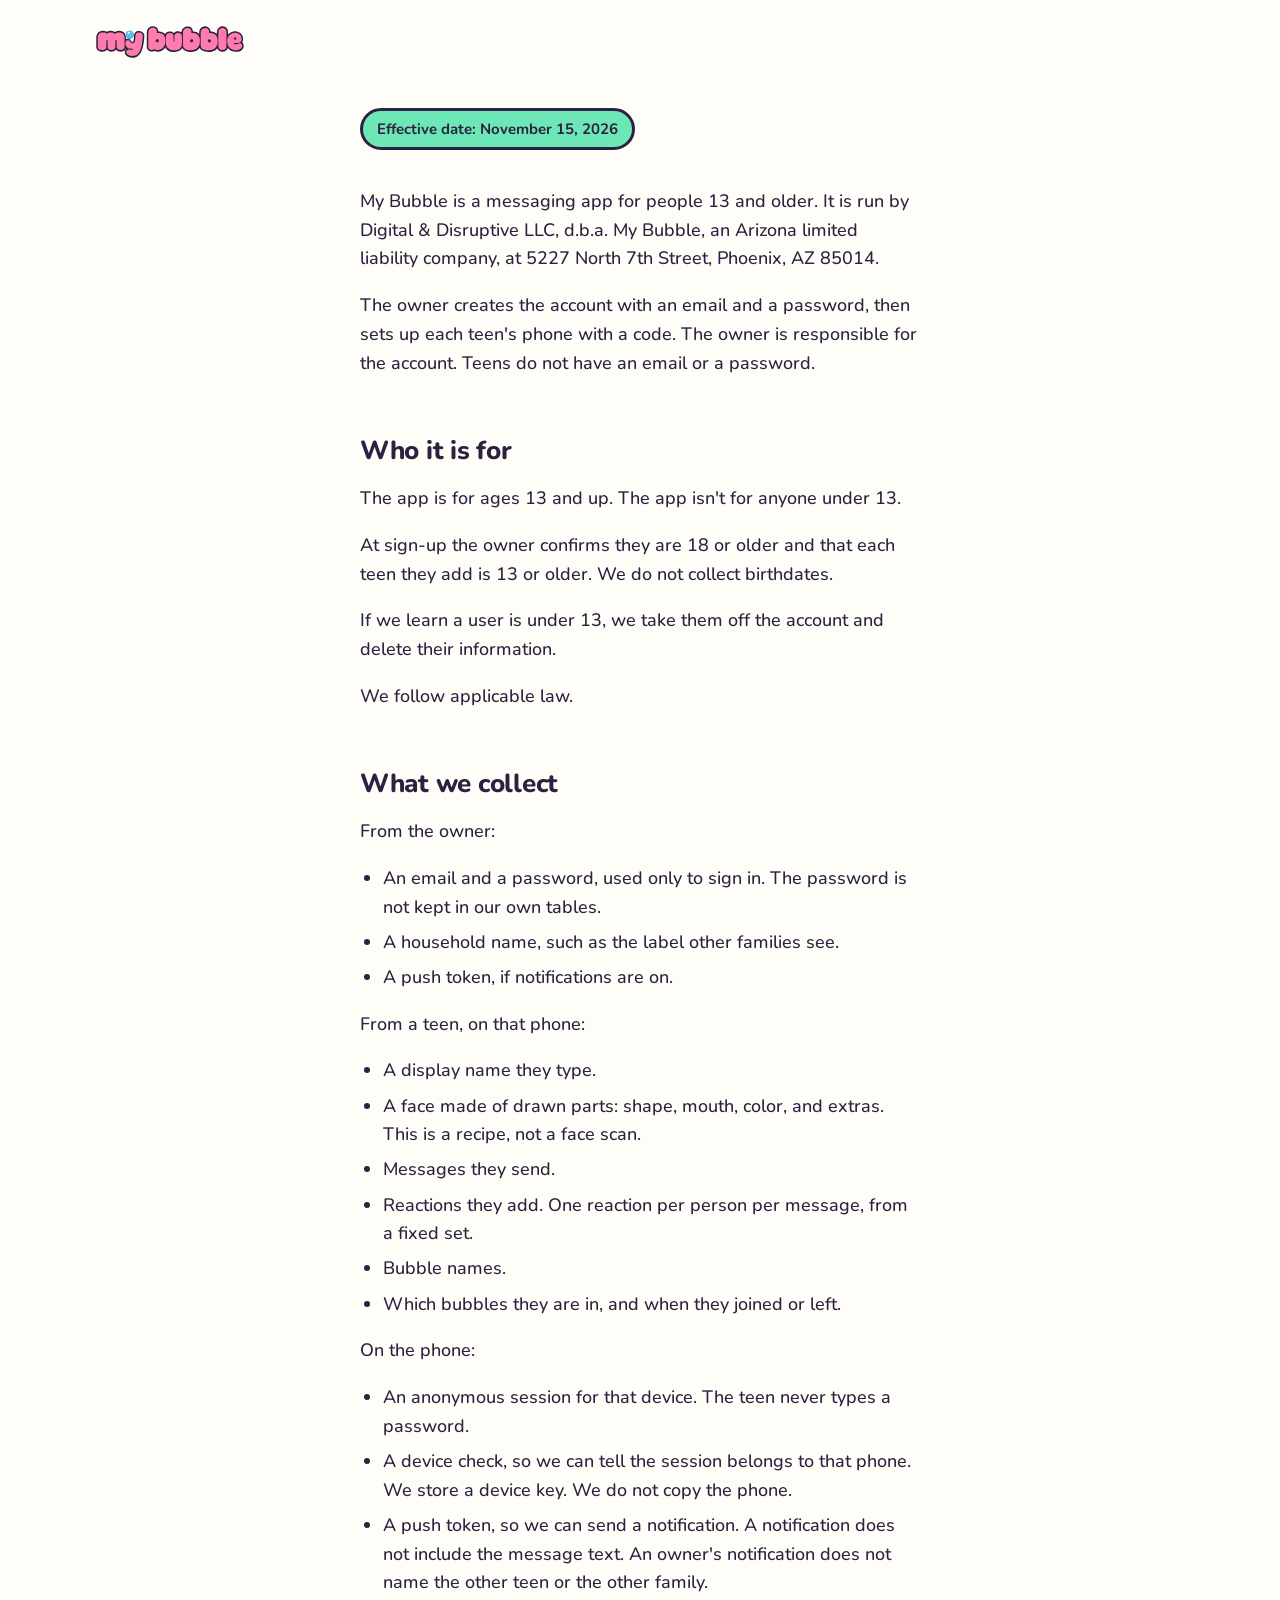
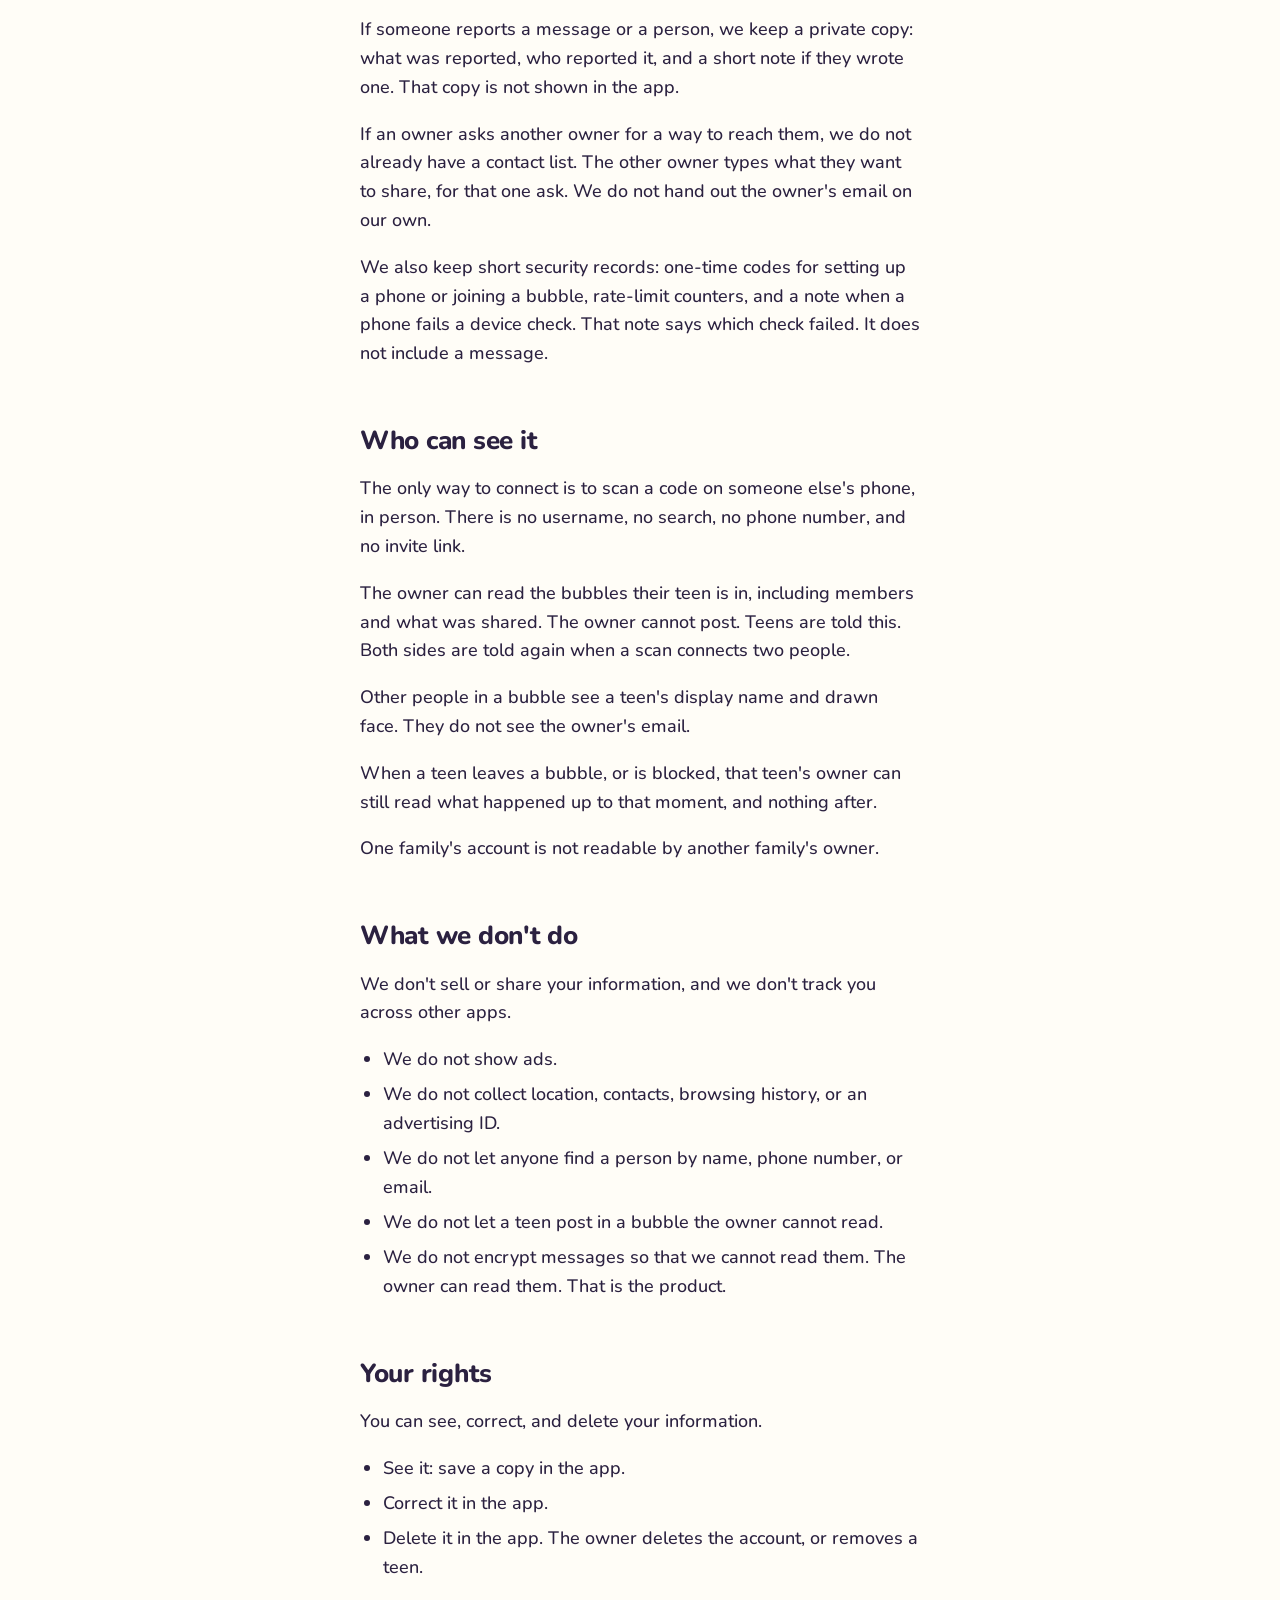
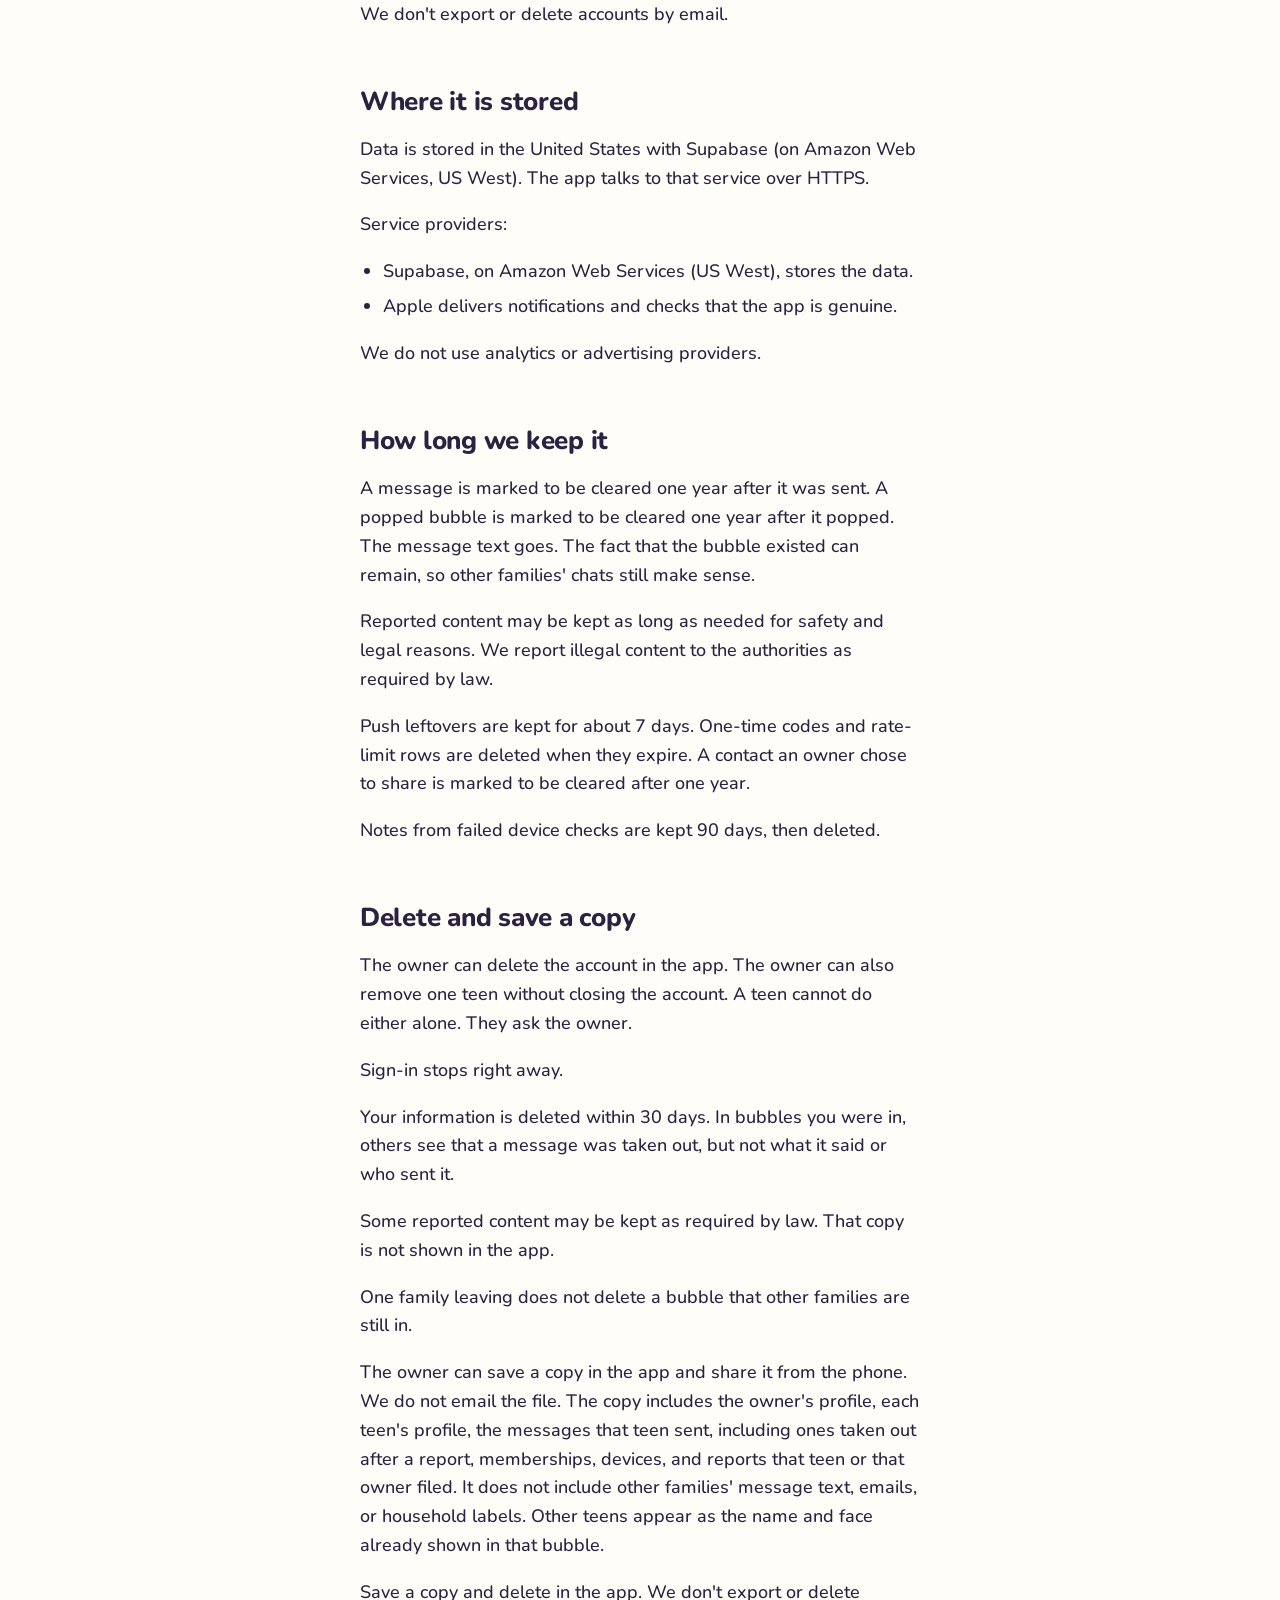
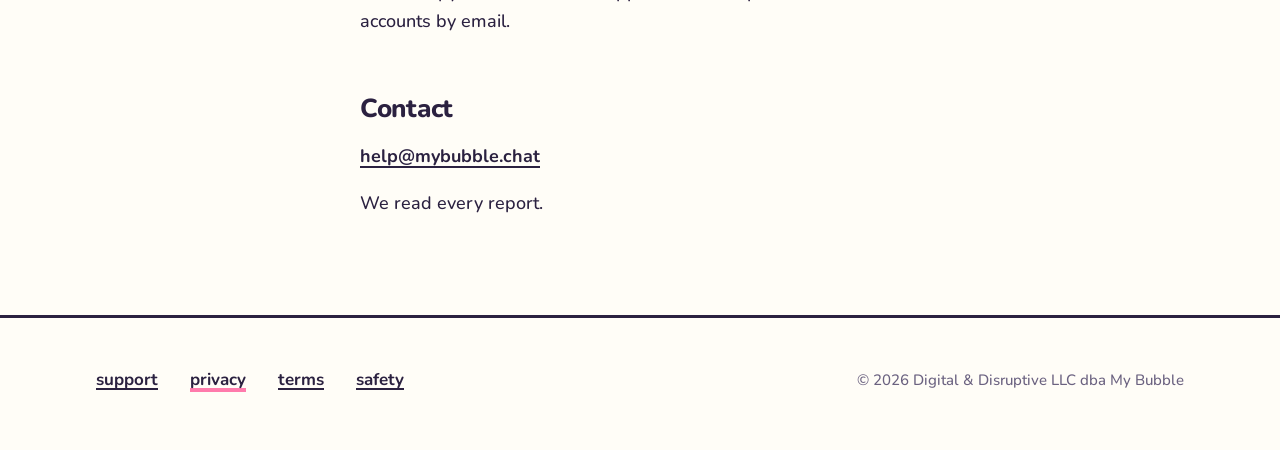
<file: privacy/index.html>
<!DOCTYPE html>
<html lang="en">
<head>
<meta charset="utf-8">
<meta name="viewport" content="width=device-width, initial-scale=1">
<title>Privacy policy · My Bubble</title>
<meta name="theme-color" content="#FFFDF7">
<link rel="icon" type="image/png" sizes="32x32" href="../assets/icon-32.png">
<link rel="apple-touch-icon" href="../assets/apple-touch-icon.png">
<link rel="stylesheet" href="../style.css">
</head>
<body>
<header class="site-head">
  <a class="brand" href="../"><img class="brand-wordmark" src="../assets/wordmark.svg" alt="My Bubble, home" width="148" height="31"></a>
</header>
<main>
<p>Effective date: November 15, 2026</p>
<p>My Bubble is a messaging app for people 13 and older. It is run by Digital &amp; Disruptive LLC, d.b.a. My Bubble, an Arizona limited liability company, at 5227 North 7th Street, Phoenix, AZ 85014.</p>
<p>The owner creates the account with an email and a password, then sets up each teen&#39;s phone with a code. The owner is responsible for the account. Teens do not have an email or a password.</p>
<h2>Who it is for</h2>
<p>The app is for ages 13 and up. The app isn&#39;t for anyone under 13.</p>
<p>At sign-up the owner confirms they are 18 or older and that each teen they add is 13 or older. We do not collect birthdates.</p>
<p>If we learn a user is under 13, we take them off the account and delete their information.</p>
<p>We follow applicable law.</p>
<h2>What we collect</h2>
<p>From the owner:</p>
<ul>
<li>An email and a password, used only to sign in. The password is not kept in our own tables.</li>
<li>A household name, such as the label other families see.</li>
<li>A push token, if notifications are on.</li>
</ul>
<p>From a teen, on that phone:</p>
<ul>
<li>A display name they type.</li>
<li>A face made of drawn parts: shape, mouth, color, and extras. This is a recipe, not a face scan.</li>
<li>Messages they send.</li>
<li>Reactions they add. One reaction per person per message, from a fixed set.</li>
<li>Bubble names.</li>
<li>Which bubbles they are in, and when they joined or left.</li>
</ul>
<p>On the phone:</p>
<ul>
<li>An anonymous session for that device. The teen never types a password.</li>
<li>A device check, so we can tell the session belongs to that phone. We store a device key. We do not copy the phone.</li>
<li>A push token, so we can send a notification. A notification does not include the message text. An owner&#39;s notification does not name the other teen or the other family.</li>
</ul>
<p>If someone reports a message or a person, we keep a private copy: what was reported, who reported it, and a short note if they wrote one. That copy is not shown in the app.</p>
<p>If an owner asks another owner for a way to reach them, we do not already have a contact list. The other owner types what they want to share, for that one ask. We do not hand out the owner&#39;s email on our own.</p>
<p>We also keep short security records: one-time codes for setting up a phone or joining a bubble, rate-limit counters, and a note when a phone fails a device check. That note says which check failed. It does not include a message.</p>
<h2>Who can see it</h2>
<p>The only way to connect is to scan a code on someone else&#39;s phone, in person. There is no username, no search, no phone number, and no invite link.</p>
<p>The owner can read the bubbles their teen is in, including members and what was shared. The owner cannot post. Teens are told this. Both sides are told again when a scan connects two people.</p>
<p>Other people in a bubble see a teen&#39;s display name and drawn face. They do not see the owner&#39;s email.</p>
<p>When a teen leaves a bubble, or is blocked, that teen&#39;s owner can still read what happened up to that moment, and nothing after.</p>
<p>One family&#39;s account is not readable by another family&#39;s owner.</p>
<h2>What we don&#39;t do</h2>
<p>We don&#39;t sell or share your information, and we don&#39;t track you across other apps.</p>
<ul>
<li>We do not show ads.</li>
<li>We do not collect location, contacts, browsing history, or an advertising ID.</li>
<li>We do not let anyone find a person by name, phone number, or email.</li>
<li>We do not let a teen post in a bubble the owner cannot read.</li>
<li>We do not encrypt messages so that we cannot read them. The owner can read them. That is the product.</li>
</ul>
<h2>Your rights</h2>
<p>You can see, correct, and delete your information.</p>
<ul>
<li>See it: save a copy in the app.</li>
<li>Correct it in the app.</li>
<li>Delete it in the app. The owner deletes the account, or removes a teen.</li>
</ul>
<p>We don&#39;t export or delete accounts by email.</p>
<h2>Where it is stored</h2>
<p>Data is stored in the United States with Supabase (on Amazon Web Services, US West). The app talks to that service over HTTPS.</p>
<p>Service providers:</p>
<ul>
<li>Supabase, on Amazon Web Services (US West), stores the data.</li>
<li>Apple delivers notifications and checks that the app is genuine.</li>
</ul>
<p>We do not use analytics or advertising providers.</p>
<h2>How long we keep it</h2>
<p>A message is marked to be cleared one year after it was sent. A popped bubble is marked to be cleared one year after it popped. The message text goes. The fact that the bubble existed can remain, so other families&#39; chats still make sense.</p>
<p>Reported content may be kept as long as needed for safety and legal reasons. We report illegal content to the authorities as required by law.</p>
<p>Push leftovers are kept for about 7 days. One-time codes and rate-limit rows are deleted when they expire. A contact an owner chose to share is marked to be cleared after one year.</p>
<p>Notes from failed device checks are kept 90 days, then deleted.</p>
<h2>Delete and save a copy</h2>
<p>The owner can delete the account in the app. The owner can also remove one teen without closing the account. A teen cannot do either alone. They ask the owner.</p>
<p>Sign-in stops right away.</p>
<p>Your information is deleted within 30 days. In bubbles you were in, others see that a message was taken out, but not what it said or who sent it.</p>
<p>Some reported content may be kept as required by law. That copy is not shown in the app.</p>
<p>One family leaving does not delete a bubble that other families are still in.</p>
<p>The owner can save a copy in the app and share it from the phone. We do not email the file. The copy includes the owner&#39;s profile, each teen&#39;s profile, the messages that teen sent, including ones taken out after a report, memberships, devices, and reports that teen or that owner filed. It does not include other families&#39; message text, emails, or household labels. Other teens appear as the name and face already shown in that bubble.</p>
<p>Save a copy and delete in the app. We don&#39;t export or delete accounts by email.</p>
<h2>Contact</h2>
<p><a href="mailto:help@mybubble.chat">help@mybubble.chat</a></p>
<p>We read every report.</p>
</main>
<footer class="site-foot">
  <div class="site-foot-inner">
    <nav aria-label="help and legal">
      <ul>
        <li><a href="../support/">support</a></li>
        <li><a href="../privacy/" aria-current="page">privacy</a></li>
        <li><a href="../terms/">terms</a></li>
        <li><a href="../safety/">safety</a></li>
      </ul>
    </nav>
    <small>© 2026 Digital &amp; Disruptive LLC dba My Bubble</small>
  </div>
</footer>
</body>
</html>
</file>
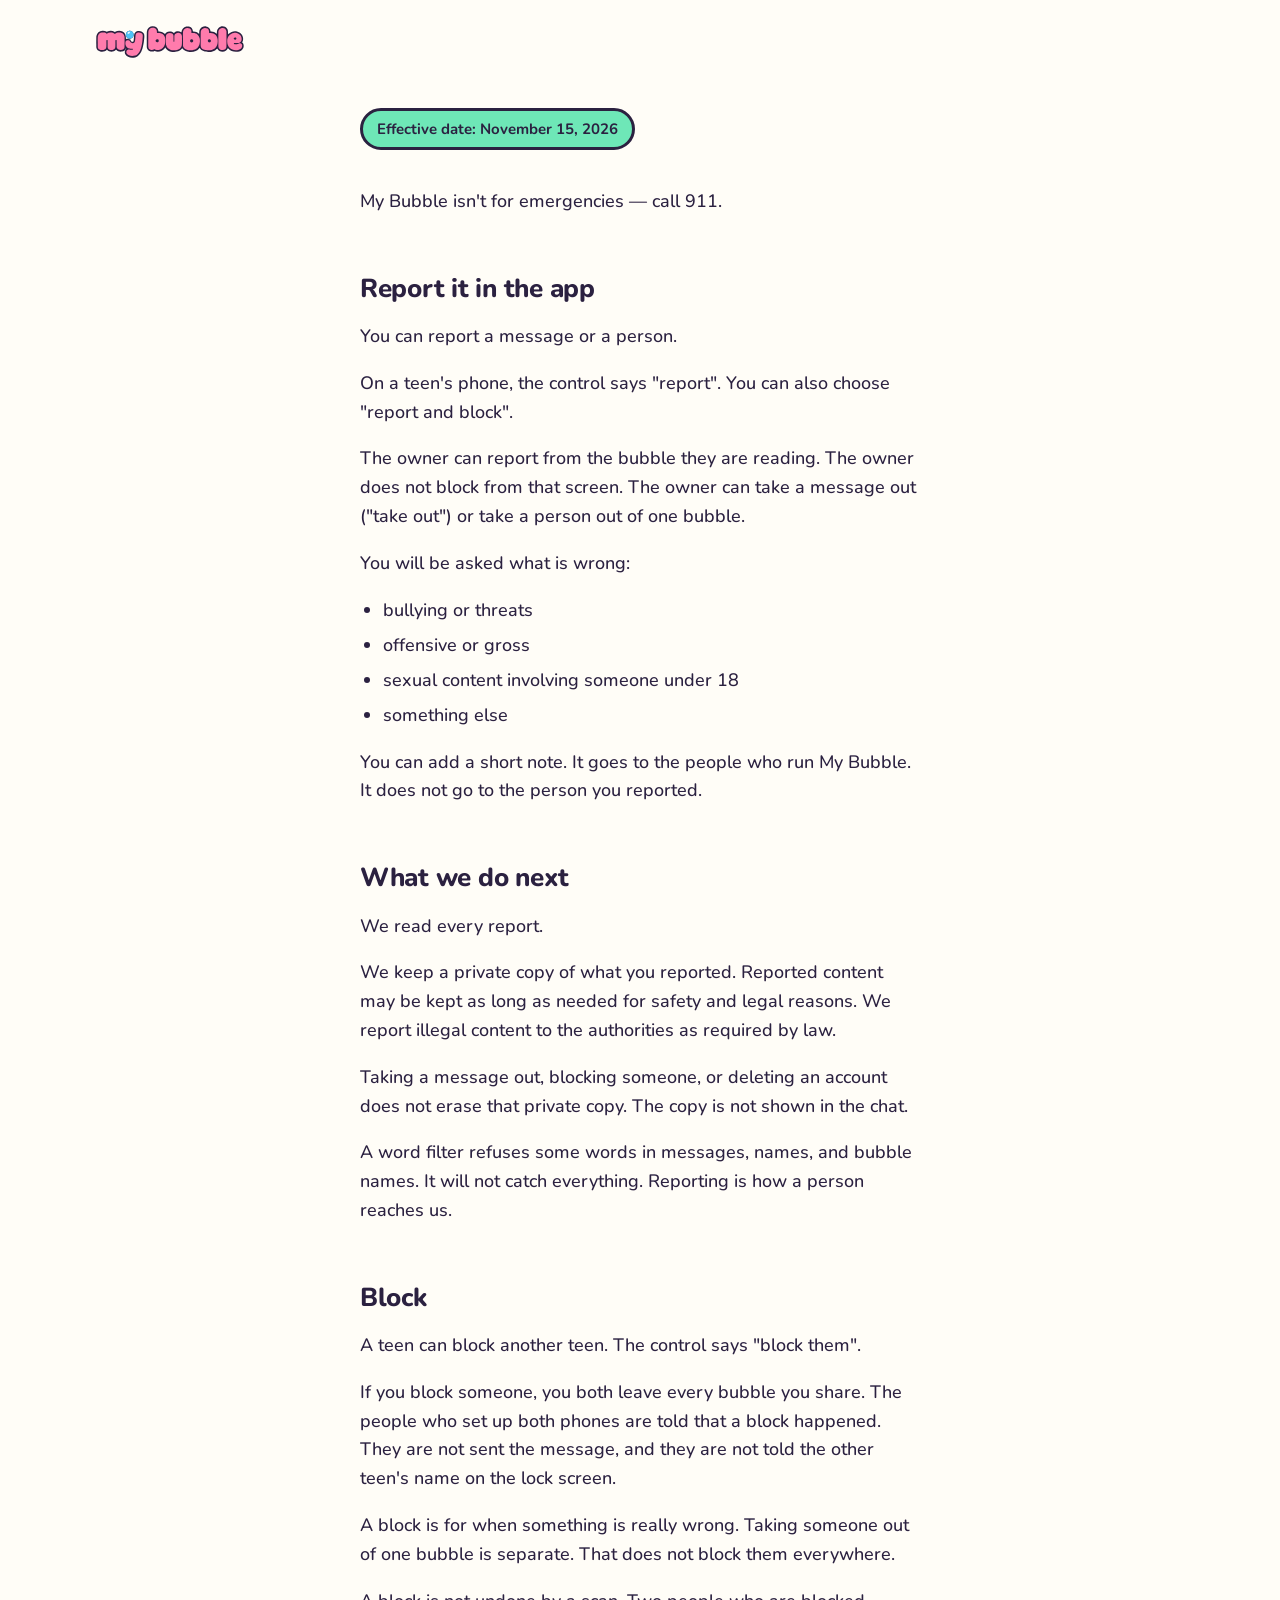
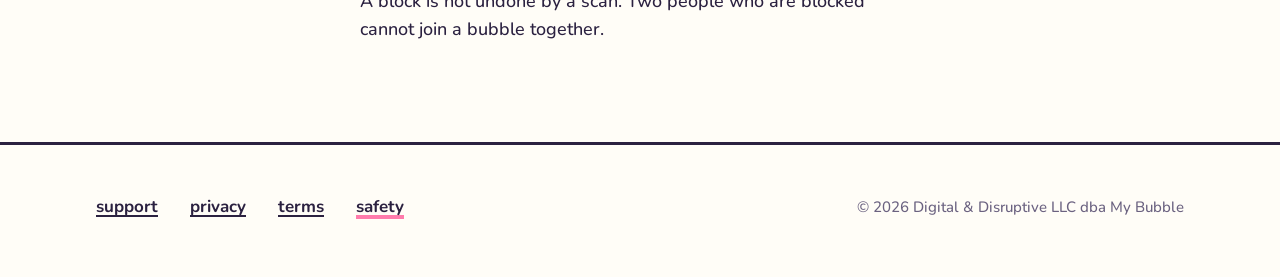
<file: safety/index.html>
<!DOCTYPE html>
<html lang="en">
<head>
<meta charset="utf-8">
<meta name="viewport" content="width=device-width, initial-scale=1">
<title>Safety · My Bubble</title>
<meta name="theme-color" content="#FFFDF7">
<link rel="icon" type="image/png" sizes="32x32" href="../assets/icon-32.png">
<link rel="apple-touch-icon" href="../assets/apple-touch-icon.png">
<link rel="stylesheet" href="../style.css">
</head>
<body>
<header class="site-head">
  <a class="brand" href="../"><img class="brand-wordmark" src="../assets/wordmark.svg" alt="My Bubble, home" width="148" height="31"></a>
</header>
<main>
<p>Effective date: November 15, 2026</p>
<p>My Bubble isn&#39;t for emergencies — call 911.</p>
<h2>Report it in the app</h2>
<p>You can report a message or a person.</p>
<p>On a teen&#39;s phone, the control says &quot;report&quot;. You can also choose &quot;report and block&quot;.</p>
<p>The owner can report from the bubble they are reading. The owner does not block from that screen. The owner can take a message out (&quot;take out&quot;) or take a person out of one bubble.</p>
<p>You will be asked what is wrong:</p>
<ul>
<li>bullying or threats</li>
<li>offensive or gross</li>
<li>sexual content involving someone under 18</li>
<li>something else</li>
</ul>
<p>You can add a short note. It goes to the people who run My Bubble. It does not go to the person you reported.</p>
<h2>What we do next</h2>
<p>We read every report.</p>
<p>We keep a private copy of what you reported. Reported content may be kept as long as needed for safety and legal reasons. We report illegal content to the authorities as required by law.</p>
<p>Taking a message out, blocking someone, or deleting an account does not erase that private copy. The copy is not shown in the chat.</p>
<p>A word filter refuses some words in messages, names, and bubble names. It will not catch everything. Reporting is how a person reaches us.</p>
<h2>Block</h2>
<p>A teen can block another teen. The control says &quot;block them&quot;.</p>
<p>If you block someone, you both leave every bubble you share. The people who set up both phones are told that a block happened. They are not sent the message, and they are not told the other teen&#39;s name on the lock screen.</p>
<p>A block is for when something is really wrong. Taking someone out of one bubble is separate. That does not block them everywhere.</p>
<p>A block is not undone by a scan. Two people who are blocked cannot join a bubble together.</p>
</main>
<footer class="site-foot">
  <div class="site-foot-inner">
    <nav aria-label="help and legal">
      <ul>
        <li><a href="../support/">support</a></li>
        <li><a href="../privacy/">privacy</a></li>
        <li><a href="../terms/">terms</a></li>
        <li><a href="../safety/" aria-current="page">safety</a></li>
      </ul>
    </nav>
    <small>© 2026 Digital &amp; Disruptive LLC dba My Bubble</small>
  </div>
</footer>
</body>
</html>
</file>
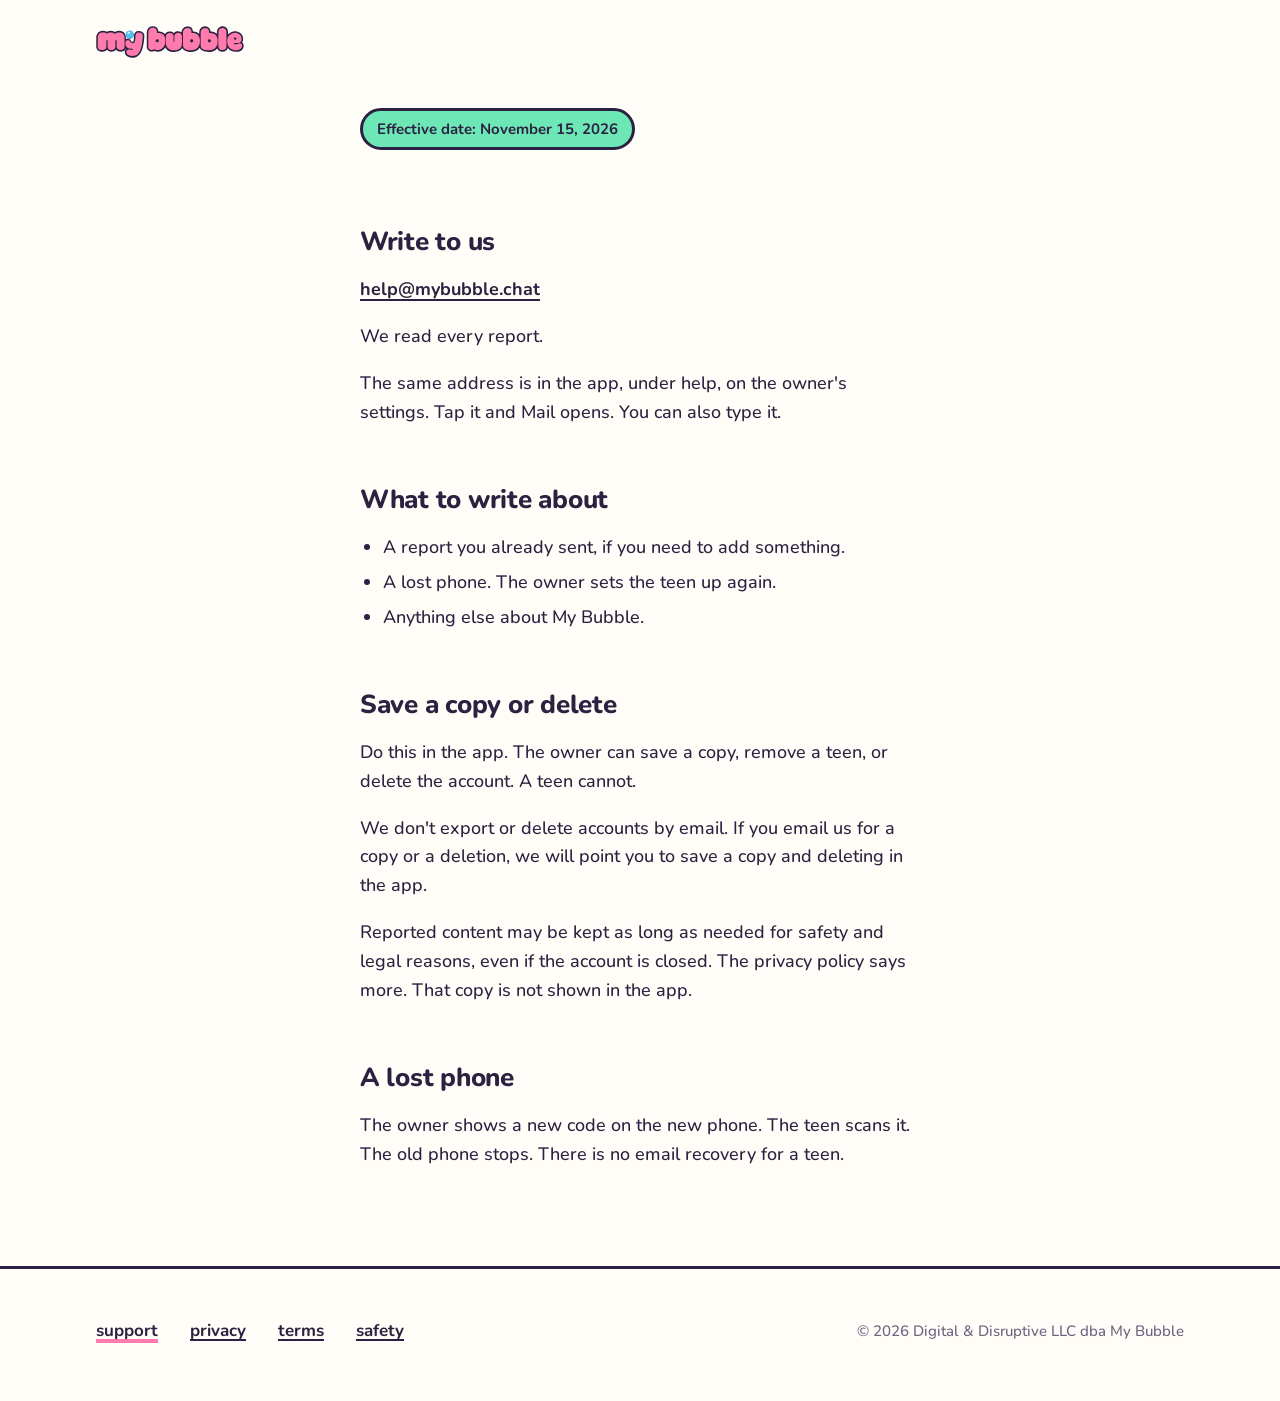
<file: support/index.html>
<!DOCTYPE html>
<html lang="en">
<head>
<meta charset="utf-8">
<meta name="viewport" content="width=device-width, initial-scale=1">
<title>Support · My Bubble</title>
<meta name="theme-color" content="#FFFDF7">
<link rel="icon" type="image/png" sizes="32x32" href="../assets/icon-32.png">
<link rel="apple-touch-icon" href="../assets/apple-touch-icon.png">
<link rel="stylesheet" href="../style.css">
</head>
<body>
<header class="site-head">
  <a class="brand" href="../"><img class="brand-wordmark" src="../assets/wordmark.svg" alt="My Bubble, home" width="148" height="31"></a>
</header>
<main>
<p>Effective date: November 15, 2026</p>
<h2>Write to us</h2>
<p><a href="mailto:help@mybubble.chat">help@mybubble.chat</a></p>
<p>We read every report.</p>
<p>The same address is in the app, under help, on the owner&#39;s settings. Tap it and Mail opens. You can also type it.</p>
<h2>What to write about</h2>
<ul>
<li>A report you already sent, if you need to add something.</li>
<li>A lost phone. The owner sets the teen up again.</li>
<li>Anything else about My Bubble.</li>
</ul>
<h2>Save a copy or delete</h2>
<p>Do this in the app. The owner can save a copy, remove a teen, or delete the account. A teen cannot.</p>
<p>We don&#39;t export or delete accounts by email. If you email us for a copy or a deletion, we will point you to save a copy and deleting in the app.</p>
<p>Reported content may be kept as long as needed for safety and legal reasons, even if the account is closed. The privacy policy says more. That copy is not shown in the app.</p>
<h2>A lost phone</h2>
<p>The owner shows a new code on the new phone. The teen scans it. The old phone stops. There is no email recovery for a teen.</p>
</main>
<footer class="site-foot">
  <div class="site-foot-inner">
    <nav aria-label="help and legal">
      <ul>
        <li><a href="../support/" aria-current="page">support</a></li>
        <li><a href="../privacy/">privacy</a></li>
        <li><a href="../terms/">terms</a></li>
        <li><a href="../safety/">safety</a></li>
      </ul>
    </nav>
    <small>© 2026 Digital &amp; Disruptive LLC dba My Bubble</small>
  </div>
</footer>
</body>
</html>
</file>
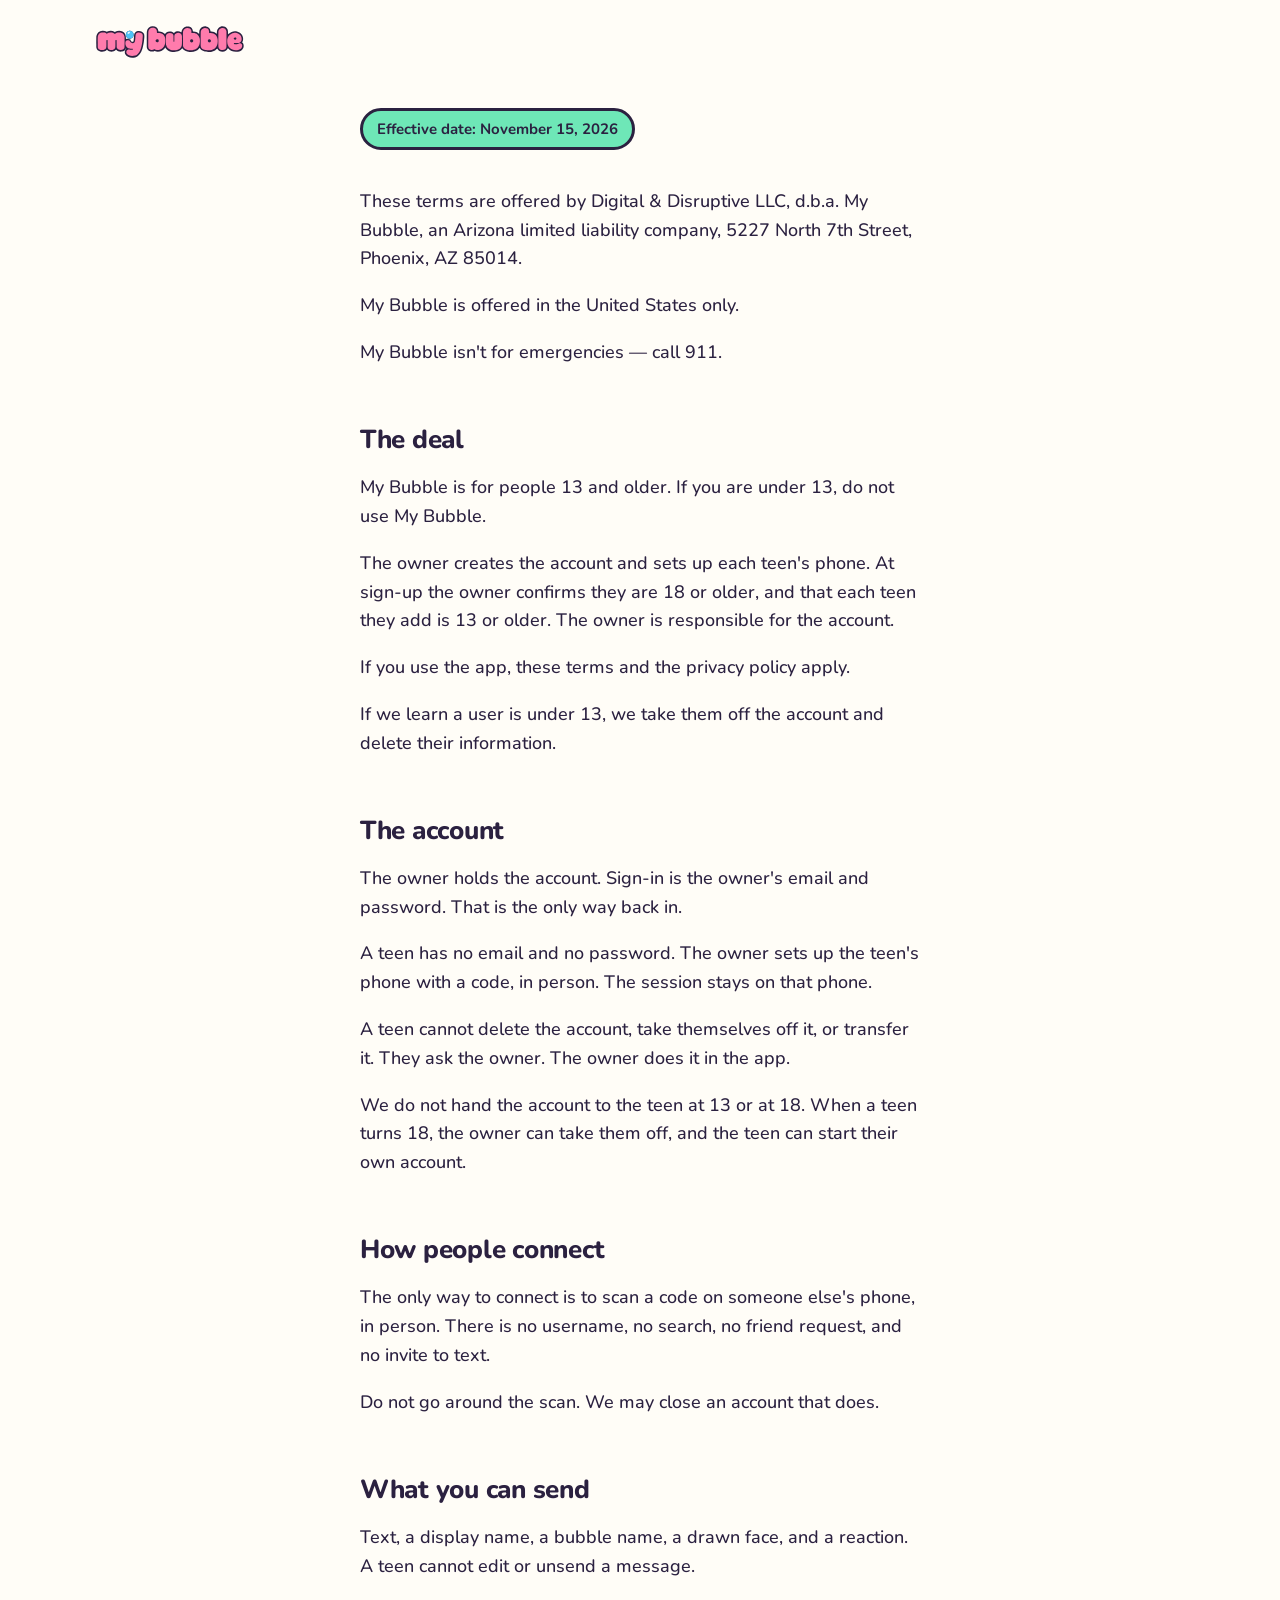
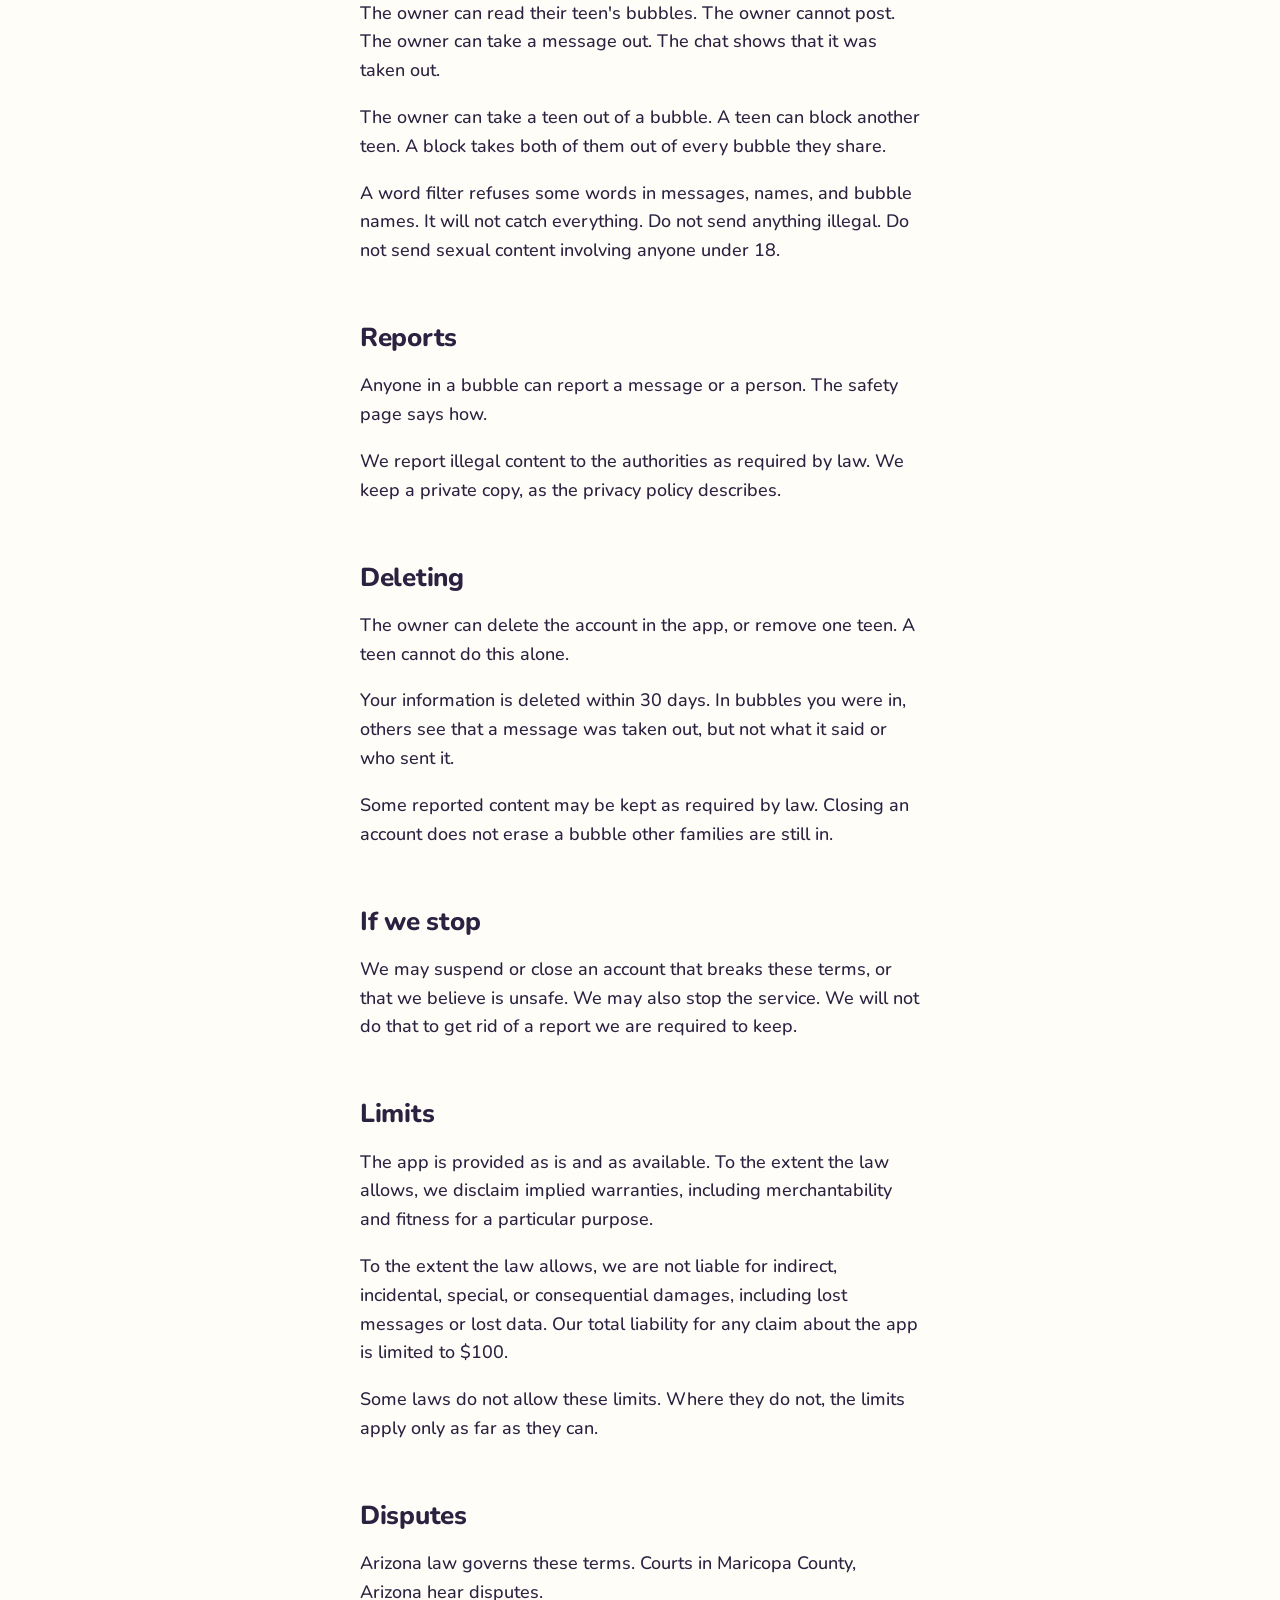
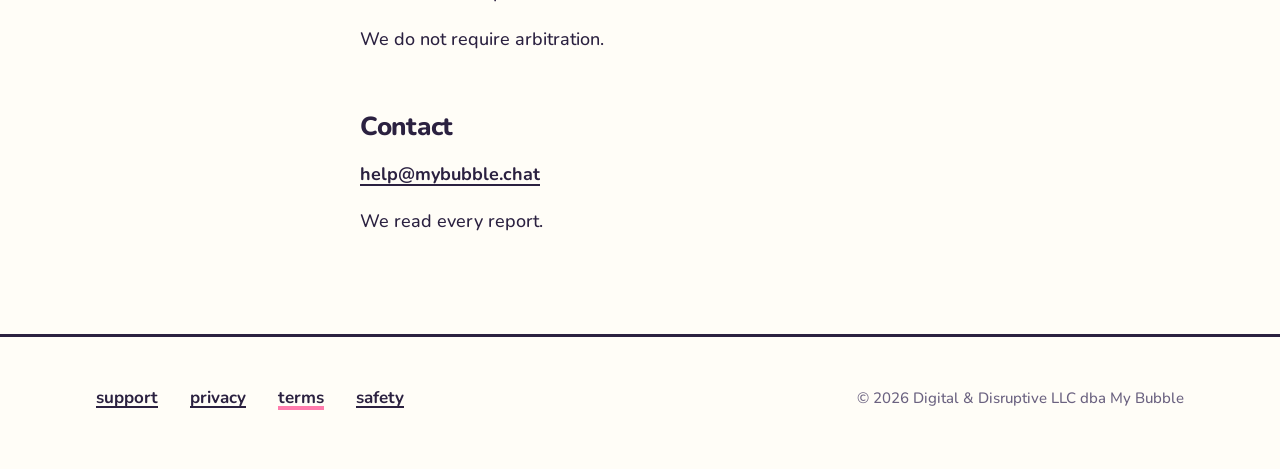
<file: terms/index.html>
<!DOCTYPE html>
<html lang="en">
<head>
<meta charset="utf-8">
<meta name="viewport" content="width=device-width, initial-scale=1">
<title>Terms of use · My Bubble</title>
<meta name="theme-color" content="#FFFDF7">
<link rel="icon" type="image/png" sizes="32x32" href="../assets/icon-32.png">
<link rel="apple-touch-icon" href="../assets/apple-touch-icon.png">
<link rel="stylesheet" href="../style.css">
</head>
<body>
<header class="site-head">
  <a class="brand" href="../"><img class="brand-wordmark" src="../assets/wordmark.svg" alt="My Bubble, home" width="148" height="31"></a>
</header>
<main>
<p>Effective date: November 15, 2026</p>
<p>These terms are offered by Digital &amp; Disruptive LLC, d.b.a. My Bubble, an Arizona limited liability company, 5227 North 7th Street, Phoenix, AZ 85014.</p>
<p>My Bubble is offered in the United States only.</p>
<p>My Bubble isn&#39;t for emergencies — call 911.</p>
<h2>The deal</h2>
<p>My Bubble is for people 13 and older. If you are under 13, do not use My Bubble.</p>
<p>The owner creates the account and sets up each teen&#39;s phone. At sign-up the owner confirms they are 18 or older, and that each teen they add is 13 or older. The owner is responsible for the account.</p>
<p>If you use the app, these terms and the privacy policy apply.</p>
<p>If we learn a user is under 13, we take them off the account and delete their information.</p>
<h2>The account</h2>
<p>The owner holds the account. Sign-in is the owner&#39;s email and password. That is the only way back in.</p>
<p>A teen has no email and no password. The owner sets up the teen&#39;s phone with a code, in person. The session stays on that phone.</p>
<p>A teen cannot delete the account, take themselves off it, or transfer it. They ask the owner. The owner does it in the app.</p>
<p>We do not hand the account to the teen at 13 or at 18. When a teen turns 18, the owner can take them off, and the teen can start their own account.</p>
<h2>How people connect</h2>
<p>The only way to connect is to scan a code on someone else&#39;s phone, in person. There is no username, no search, no friend request, and no invite to text.</p>
<p>Do not go around the scan. We may close an account that does.</p>
<h2>What you can send</h2>
<p>Text, a display name, a bubble name, a drawn face, and a reaction. A teen cannot edit or unsend a message.</p>
<p>The owner can read their teen&#39;s bubbles. The owner cannot post. The owner can take a message out. The chat shows that it was taken out.</p>
<p>The owner can take a teen out of a bubble. A teen can block another teen. A block takes both of them out of every bubble they share.</p>
<p>A word filter refuses some words in messages, names, and bubble names. It will not catch everything. Do not send anything illegal. Do not send sexual content involving anyone under 18.</p>
<h2>Reports</h2>
<p>Anyone in a bubble can report a message or a person. The safety page says how.</p>
<p>We report illegal content to the authorities as required by law. We keep a private copy, as the privacy policy describes.</p>
<h2>Deleting</h2>
<p>The owner can delete the account in the app, or remove one teen. A teen cannot do this alone.</p>
<p>Your information is deleted within 30 days. In bubbles you were in, others see that a message was taken out, but not what it said or who sent it.</p>
<p>Some reported content may be kept as required by law. Closing an account does not erase a bubble other families are still in.</p>
<h2>If we stop</h2>
<p>We may suspend or close an account that breaks these terms, or that we believe is unsafe. We may also stop the service. We will not do that to get rid of a report we are required to keep.</p>
<h2>Limits</h2>
<p>The app is provided as is and as available. To the extent the law allows, we disclaim implied warranties, including merchantability and fitness for a particular purpose.</p>
<p>To the extent the law allows, we are not liable for indirect, incidental, special, or consequential damages, including lost messages or lost data. Our total liability for any claim about the app is limited to $100.</p>
<p>Some laws do not allow these limits. Where they do not, the limits apply only as far as they can.</p>
<h2>Disputes</h2>
<p>Arizona law governs these terms. Courts in Maricopa County, Arizona hear disputes.</p>
<p>We do not require arbitration.</p>
<h2>Contact</h2>
<p><a href="mailto:help@mybubble.chat">help@mybubble.chat</a></p>
<p>We read every report.</p>
</main>
<footer class="site-foot">
  <div class="site-foot-inner">
    <nav aria-label="help and legal">
      <ul>
        <li><a href="../support/">support</a></li>
        <li><a href="../privacy/">privacy</a></li>
        <li><a href="../terms/" aria-current="page">terms</a></li>
        <li><a href="../safety/">safety</a></li>
      </ul>
    </nav>
    <small>© 2026 Digital &amp; Disruptive LLC dba My Bubble</small>
  </div>
</footer>
</body>
</html>
</file>
<file: style.css>
/* My Bubble — site styles.
   Tokens from the app (ios/MyBubble/Design/Tokens.swift). Candy is fill, text is
   ink or paper. One gradient only: the shimmer, on the join code's time ring.
   Type is SF Pro Rounded on Apple devices (ui-rounded); Nunito, self-hosted, elsewhere. */

@font-face {
  font-family: "Nunito";
  src: url("assets/fonts/nunito-latin-wght-normal.woff2") format("woff2");
  font-weight: 200 1000;
  font-style: normal;
  font-display: swap;
  unicode-range: U+0000-00FF, U+0131, U+0152-0153, U+02BB-02BC, U+02C6, U+02DA, U+02DC, U+0304, U+0308, U+0329, U+2000-206F, U+20AC, U+2122, U+2191, U+2193, U+2212, U+2215, U+FEFF, U+FFFD;
}

:root {
  --ink: #2B2140;
  --paper: #FFFDF7;
  --bubblegum: #FF7BAC;
  --sky: #4FC3F7;
  --mint: #6EE7B7;
  --lemon: #FFD65C;
  --grape: #A78BFA;
  --ink-soft: #6B6280;
  --paper-soft: #B9B0CC;
  --ink-raised: #3A2E55;

  --font: ui-rounded, "SF Pro Rounded", "Nunito", system-ui, -apple-system, sans-serif;
  --stroke: 3px;
  --stroke-hero: 4px;
  --r-card: 24px;
  --margin: clamp(20px, 5vw, 56px);
  --wide: 1200px;

  /* one crescent highlight, top-left, for CSS-drawn bubbles */
  --glint: url("data:image/svg+xml,%3Csvg xmlns='http://www.w3.org/2000/svg' viewBox='0 0 100 100'%3E%3Cpath d='M25.27 41.97A26 26 0 0 1 41.11 25.57' fill='none' stroke='white' stroke-opacity='.9' stroke-width='5.5' stroke-linecap='round'/%3E%3C/svg%3E");

  color-scheme: light;
}

*, *::before, *::after { box-sizing: border-box; }

html {
  background: var(--paper);
  color: var(--ink);
  font-family: var(--font);
  -webkit-text-size-adjust: 100%;
  text-size-adjust: 100%;
}

body {
  margin: 0;
  font-size: 1.125rem;
  font-weight: 500;
  line-height: 1.55;
  -webkit-font-smoothing: antialiased;
  overflow-x: clip;
}

img, svg { display: block; max-width: 100%; }

a { color: inherit; text-decoration-thickness: 2px; text-underline-offset: .2em; }
a:hover { text-decoration-color: var(--bubblegum); text-decoration-thickness: 4px; }

:focus-visible { outline: 3px solid var(--ink); outline-offset: 4px; border-radius: 6px; }

.sr-only {
  position: absolute !important; width: 1px; height: 1px; padding: 0; margin: -1px;
  overflow: hidden; clip: rect(0 0 0 0); clip-path: inset(50%); white-space: nowrap; border: 0;
}

/* ---------------------------------------------------------------- header */

.site-head {
  display: flex; align-items: center; justify-content: space-between; gap: 16px;
  max-width: var(--wide); margin: 0 auto; padding: 20px var(--margin);
}
.brand {
  display: inline-flex; align-items: center; gap: 10px; min-height: 44px;
  text-decoration: none; border-radius: 12px;
}
.brand-wordmark { width: 148px; height: auto; }
.brand-wand { width: 48px; height: 48px; }

.pill {
  display: inline-flex; align-items: center; justify-content: center; gap: 8px;
  min-height: 44px; padding: 0 20px;
  border: var(--stroke) solid var(--ink); border-radius: 999px;
  background: var(--paper); color: var(--ink);
  font-weight: 700; font-size: 1.0625rem; line-height: 1; text-decoration: none;
  transition: transform .2s ease-out;
}
.pill:hover { text-decoration: none; transform: translateY(-2px); }
.pill-candy { background: var(--lemon); }

/* ---------------------------------------------------------------- footer */

.site-foot {
  margin-top: 0;
  padding: 40px 0 48px;
  border-top: var(--stroke) solid var(--ink);
  background: var(--paper);
}
.site-foot-inner {
  max-width: var(--wide); margin: 0 auto; padding: 0 var(--margin);
  display: flex; flex-wrap: wrap; align-items: center; justify-content: space-between; gap: 16px 32px;
}
.site-foot ul {
  display: flex; flex-wrap: wrap; gap: 4px 8px;
  list-style: none; margin: 0 0 0 -12px; padding: 0;
}
.site-foot li a {
  display: inline-flex; align-items: center; min-height: 44px; padding: 0 12px;
  font-weight: 700; font-size: 1.0625rem;
}
.site-foot li a[aria-current="page"] { text-decoration-color: var(--bubblegum); text-decoration-thickness: 4px; }
.site-foot small { font-size: 0.9375rem; color: var(--ink-soft); }

/* ---------------------------------------------------------------- legal pages */

body:not(.home) main {
  max-width: 42rem; margin: 0 auto; padding: 24px var(--margin) 80px;
  font-size: 1.125rem; line-height: 1.6;
}
body:not(.home) main h2 {
  margin: 2.2em 0 .5em; font-size: 1.625rem; font-weight: 800; line-height: 1.2; letter-spacing: -.01em;
}
body:not(.home) main > p:first-child {
  display: inline-block; margin: 0 0 1.25em; padding: 6px 14px;
  border: var(--stroke) solid var(--ink); border-radius: 999px; background: var(--mint);
  font-size: 0.9375rem; font-weight: 700;
}
body:not(.home) main ul { padding-left: 1.25em; }
body:not(.home) main li { margin: .35em 0; }
body:not(.home) main li::marker { color: var(--ink); }
body:not(.home) main a { font-weight: 700; overflow-wrap: anywhere; }

/* ================================================================ landing */

.home .wrap { max-width: var(--wide); margin: 0 auto; padding: 0 var(--margin); }
.home .brand-wordmark { width: 190px; }
.art text { font-family: var(--font); }

/* the CSS-drawn bubble: candy fill, ink outline, one glint */
.bub {
  position: absolute; border-radius: 50%;
  border: var(--stroke-hero) solid var(--ink);
  background: var(--glint) center / 100% no-repeat, var(--fill, var(--sky));
}

/* ---------------------------------------------------------------- hero */

.hero { position: relative; overflow: clip; padding: 16px 0 40px; }
.hero-inner {
  display: grid; grid-template-columns: minmax(0, 1fr) minmax(0, 1.12fr);
  align-items: center; gap: 24px;
  max-width: var(--wide); margin: 0 auto; padding: 0 var(--margin);
}
.hero-copy { position: relative; z-index: 2; }
.hero h1 {
  margin: 0; max-width: 11ch;
  font-size: clamp(3rem, 1.4rem + 5.2vw, 6rem); font-weight: 850;
  line-height: .98; letter-spacing: -.035em;
  text-wrap: balance;
}
/* IRL: the one word that gets a sticker */
.irl {
  display: inline-block; position: relative;
  margin: .06em .02em 0 .04em; padding: .02em .2em .07em;
  border: max(3px, .045em) solid var(--ink); border-radius: .26em;
  background: var(--bubblegum);
  line-height: .95; letter-spacing: -.01em;
  transform: rotate(-4deg);
}
.irl::before { /* the sticker's one glint */
  content: ""; position: absolute; left: .12em; top: .1em; width: .3em; height: .2em;
  border-top: max(3px, .05em) solid rgb(255 255 255 / .9); border-left: max(3px, .05em) solid rgb(255 255 255 / .9);
  border-radius: .3em 0 0 0;
}
.hero-sub {
  margin: 28px 0 0; max-width: 25ch;
  font-size: clamp(1.25rem, 1rem + 1vw, 1.75rem); font-weight: 650; line-height: 1.3;
  text-wrap: pretty;
}
/* Apple badge: unaltered, 56px tall, clear space well over a quarter of its height */
.store { display: inline-block; margin: 36px 0 0; border-radius: 10px; }
.store img { width: auto; height: 56px; }
.store:focus-visible { outline-offset: 6px; }

.hero-art { position: relative; z-index: 1; }
.hero-art svg { width: 100%; height: auto; overflow: visible; }
.hero-art .grp, .hero-art .spark, .hero-art .brackets, .hero-art .float { transform-box: fill-box; transform-origin: center; }

/* ---------------------------------------------------------------- how it works */

.points { position: relative; padding: 32px 0 112px; }
.section-title {
  margin: 0 0 48px; font-size: clamp(2rem, 1.4rem + 2.4vw, 3rem); font-weight: 800;
  line-height: 1.05; letter-spacing: -.02em;
}
.cards {
  list-style: none; margin: 0; padding: 0;
  display: grid; grid-template-columns: repeat(3, minmax(0, 1fr)); gap: 32px; align-items: start;
}
.card {
  position: relative; display: flex; flex-direction: column;
  padding: 24px 28px 32px;
  border: var(--stroke) solid var(--ink); border-radius: var(--r-card);
  background: var(--fill, var(--paper));
  transform: rotate(var(--tilt, 0deg)) translateY(var(--drop, 0));
  transition: transform .5s cubic-bezier(.34, 1.56, .64, 1);
}
.card:hover { transform: rotate(0deg) translateY(var(--drop, 0)); }
.card-sky { --fill: var(--sky); --tilt: -1.6deg; }
.card-paper { --fill: var(--paper); --tilt: 1.2deg; --drop: 48px; }
.card-lemon { --fill: var(--lemon); --tilt: -1deg; }
.card-art { display: grid; place-items: center; margin: 0 -4px 20px; }
.card-art svg { width: 100%; max-width: 300px; height: auto; overflow: visible; }
.card h3 {
  margin: 0 0 10px;
  font-size: 1.75rem; font-weight: 800; line-height: 1.1; letter-spacing: -.015em; text-wrap: balance;
}
.card p { margin: 0; font-size: 1.25rem; line-height: 1.4; text-wrap: pretty; }

/* ---------------------------------------------------------------- trust */

.trust { padding: 32px 0 0; }
.trust-card {
  display: grid; grid-template-columns: auto minmax(0, 1fr) auto; align-items: center; gap: 20px 32px;
  max-width: 1040px; margin: 0 auto; padding: 32px 40px;
  border-radius: 32px; background: var(--ink); color: var(--paper);
}
.trust-glyph {
  width: 64px; height: 64px; display: grid; place-items: center; flex: none;
  border: var(--stroke) solid var(--ink); border-radius: 50%;
  box-shadow: 0 0 0 3px var(--paper); /* the dark-mode sticker offset */
  background: var(--lemon); color: var(--ink);
}
.trust-glyph svg { width: 30px; height: 30px; }
.trust-kicker { margin: 0 0 4px; font-size: 1rem; font-weight: 800; letter-spacing: .02em; color: var(--paper-soft); }
.trust-copy p { margin: 0; font-size: 1.375rem; font-weight: 600; line-height: 1.4; text-wrap: pretty; }
.trust .pill { background: var(--ink); color: var(--paper); border-color: var(--paper); white-space: nowrap; }
.trust .pill:focus-visible { outline-color: var(--paper); }

/* ---------------------------------------------------------------- closing */

.closing { position: relative; overflow: clip; padding: 112px 0 112px; text-align: center; }
.closing-wand { width: 200px; height: 200px; margin: 0 auto 24px; transform: rotate(-8deg); overflow: visible; }
.closing h2 { margin: 0 auto; max-width: 12ch; font-size: clamp(2.5rem, 1.4rem + 4vw, 4.5rem); font-weight: 850; line-height: 1; letter-spacing: -.03em; text-wrap: balance; }
.closing .store { margin-top: 36px; }
.closing .bub.c1 { --fill: var(--mint); width: 90px; height: 90px; left: 8%; top: 22%; }
.closing .bub.c2 { --fill: var(--bubblegum); width: 40px; height: 40px; left: 16%; top: 62%; border-width: var(--stroke); }
.closing .bub.c3 { --fill: var(--sky); width: 130px; height: 130px; right: 6%; top: 46%; }
.closing .bub.c4 { --fill: var(--grape); width: 28px; height: 28px; right: 18%; top: 18%; border-width: var(--stroke); }

/* ---------------------------------------------------------------- responsive */

@media (max-width: 1080px) {
  .cards { grid-template-columns: minmax(0, 1fr); max-width: 520px; margin: 0 auto; gap: 40px; }
  .card-paper { --drop: 0px; }
}

@media (max-width: 900px) {
  .hero { padding-bottom: 56px; }
  .hero-inner { grid-template-columns: minmax(0, 1fr); gap: 40px; }
  .hero-art { width: min(100%, 560px); margin: 0 auto; }
  .trust-card { grid-template-columns: auto minmax(0, 1fr); padding: 28px; }
  .trust .pill { grid-column: 2; justify-self: start; }
  .closing { padding-top: 96px; }
  .closing .bub.c1 { width: 72px; height: 72px; left: -18px; top: 64px; }
  .closing .bub.c2 { left: 8%; top: 236px; }
  .closing .bub.c3 { width: 96px; height: 96px; right: -34px; top: 150px; }
  .closing .bub.c4 { right: 20%; top: 56px; }
}

@media (max-width: 480px) {
  .site-head { padding-top: 14px; padding-bottom: 6px; }
  .home .brand-wordmark { width: 150px; }
  .pill { padding: 0 16px; font-size: 1rem; }
  .hero { padding-top: 8px; }
  .hero-sub { margin-top: 20px; }
  .store { margin-top: 28px; }
  .store img { height: 52px; }
  .card { padding: 20px 20px 26px; }
  .card h3 { font-size: 1.5rem; }
  .card p { font-size: 1.125rem; }
  .trust-card { grid-template-columns: minmax(0, 1fr); padding: 28px 24px; border-radius: 28px; }
  .trust .pill { grid-column: auto; }
  .trust-glyph { width: 52px; height: 52px; }
  .trust-glyph svg { width: 26px; height: 26px; }
  .trust-copy p { font-size: 1.1875rem; }
  .closing-wand { width: 160px; height: 160px; }
}

@media (max-width: 359px) {
  .hero h1 { font-size: 2.5rem; }
}

/* ---------------------------------------------------------------- motion
   Still unless the visitor is fine with motion. One moment: the two of them
   step together, the camera catches the code, a spark. */

@media (prefers-reduced-motion: no-preference) {
  .hero h1 { animation: rise .6s cubic-bezier(.2, .8, .2, 1) both; }
  .irl { animation: slap .6s .55s cubic-bezier(.34, 1.56, .64, 1) both; }
  .hero-sub { animation: rise .6s .15s cubic-bezier(.2, .8, .2, 1) both; }
  .hero .store { animation: rise .6s .25s cubic-bezier(.2, .8, .2, 1) both; }
  .hero-art .grp-l { animation: step-l 1s .3s cubic-bezier(.34, 1.3, .64, 1) both; }
  .hero-art .grp-r { animation: step-r 1s .3s cubic-bezier(.34, 1.3, .64, 1) both; }
  .hero-art .brackets { animation: snap .5s 1.15s cubic-bezier(.34, 1.56, .64, 1) both; }
  .hero-art .spark { animation: spark .6s 1.35s cubic-bezier(.34, 1.56, .64, 1) both; }
  .hero-art .float { animation: float 3s ease-in-out infinite alternate; }
  .closing .bub { animation: float 3.2s ease-in-out infinite alternate; }
  .closing .bub.c2 { animation-delay: -1.1s; }
  .closing .bub.c3 { animation-delay: -2s; }
  .closing .bub.c4 { animation-delay: -.6s; }
}

@media (prefers-reduced-motion: reduce) {
  .card, .pill { transition: none; }
  .card:hover { transform: rotate(var(--tilt, 0deg)) translateY(var(--drop, 0)); }
}

@keyframes rise { from { transform: translateY(14px); opacity: 0; } to { transform: none; opacity: 1; } }
@keyframes slap { 0% { transform: scale(1.7) rotate(-14deg); opacity: 0; } 40% { opacity: 1; } 70% { transform: scale(.94) rotate(-2deg); } 100% { transform: scale(1) rotate(-4deg); opacity: 1; } }
@keyframes step-l { from { transform: translateX(-90px); opacity: 0; } 30% { opacity: 1; } to { transform: none; opacity: 1; } }
@keyframes step-r { from { transform: translateX(90px); opacity: 0; } 30% { opacity: 1; } to { transform: none; opacity: 1; } }
@keyframes snap { from { transform: scale(1.35); opacity: 0; } to { transform: scale(1); opacity: 1; } }
@keyframes spark { from { transform: scale(0) rotate(-40deg); opacity: 0; } to { transform: scale(1) rotate(0); opacity: 1; } }
@keyframes float { from { translate: 0 -4px; } to { translate: 0 4px; } }
</file>
